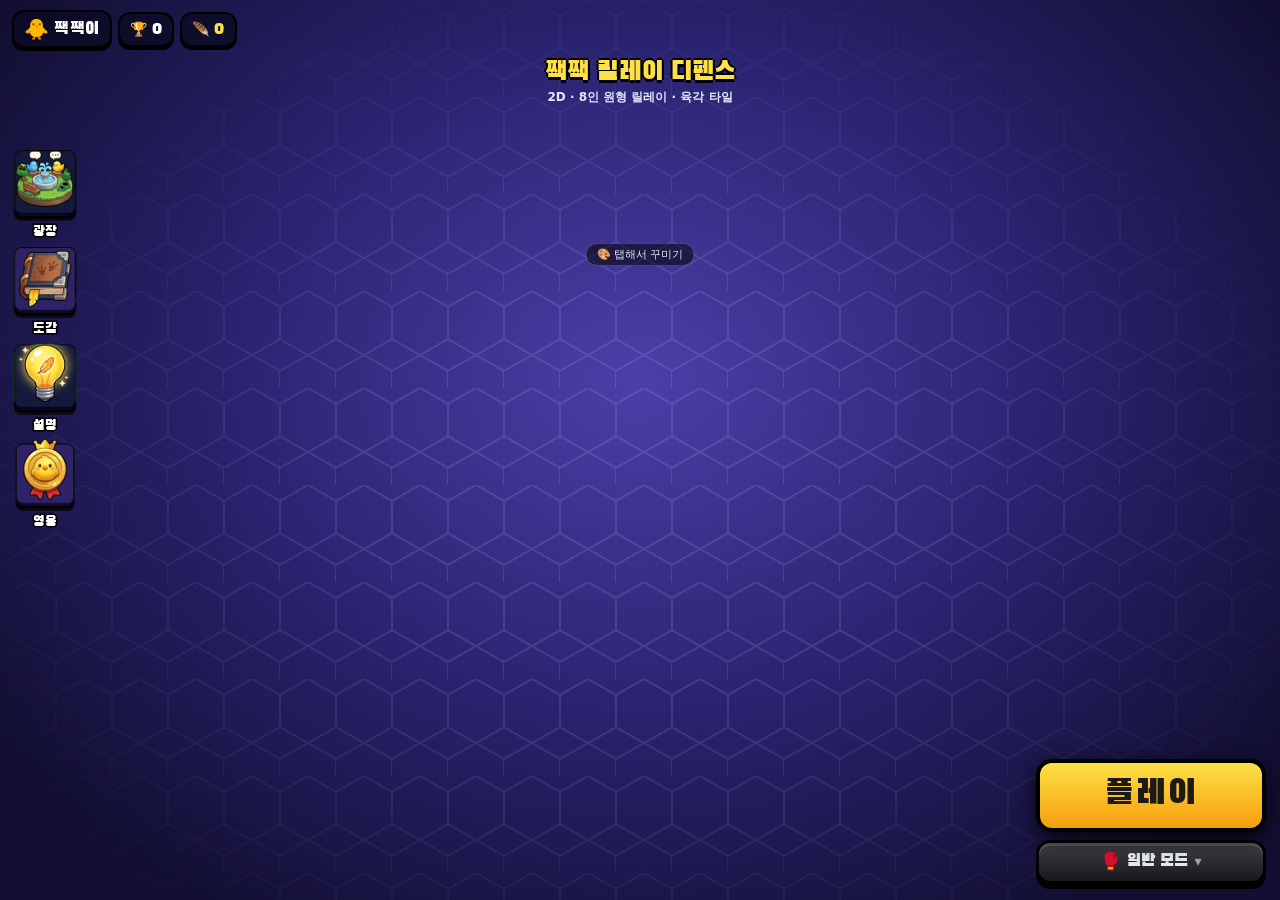
<file: 2d.html>
<!doctype html>
<html lang="ko">
<head>
<meta charset="utf-8">
<meta name="viewport" content="width=device-width, initial-scale=1, viewport-fit=cover">
<title>짹짹 릴레이 디펜스 2D</title>
<meta name="description" content="8명이 원형으로 이어 달리는 2D 육각 타워 디펜스! 웃긴 새 52종을 보내고 타워로 막아라. 설치 없이 바로 플레이.">
<meta name="theme-color" content="#2a2370">
<link rel="manifest" href="manifest-2d.webmanifest">
<link rel="icon" type="image/png" href="icons/icon-192.png">
<link rel="apple-touch-icon" href="icons/icon-192.png">
<meta name="mobile-web-app-capable" content="yes">
<meta name="apple-mobile-web-app-capable" content="yes">
<meta name="apple-mobile-web-app-title" content="짹짹 디펜스">
<meta property="og:type" content="website">
<meta property="og:site_name" content="짹짹 릴레이 디펜스">
<meta property="og:title" content="짹짹 릴레이 디펜스 🐦">
<meta property="og:description" content="8명이 원형으로 이어 달리는 2D 육각 타워 디펜스! 웃긴 새 52종을 보내고 타워로 막아라. 설치 없이 바로 플레이.">
<meta property="og:image" content="https://raw.githubusercontent.com/DDarkZi/jjak-relay-defense/main/og.jpg">
<meta property="og:image:width" content="1200">
<meta property="og:image:height" content="630">
<meta property="og:image:alt" content="짹짹 릴레이 디펜스 - 타조, 펭귄 삼형제, 칠면조 등 웃긴 새들">
<meta property="og:locale" content="ko_KR">
<meta name="twitter:card" content="summary_large_image">
<link rel="preconnect" href="https://fonts.googleapis.com"><link rel="preconnect" href="https://fonts.gstatic.com" crossorigin><link rel="stylesheet" href="https://fonts.googleapis.com/css2?family=Black+Han+Sans&family=Jua&display=swap">
<link rel="stylesheet" href="css/style.css">
</head>
<body>
<div id="title" class="scr lobby" style="display:flex">
<div class="ltop"><button id="lhero" class="lchip"><i id="lhic">🐥</i><b id="lnick">짹짹이</b></button><span class="lchip">🏆 <b id="lwin">0</b></span><span class="lchip gold">🪶 <b id="fc">0</b></span></div>
<div class="llogo">짹짹 릴레이 디펜스<small>2D · 8인 원형 릴레이 · 육각 타일</small></div>
<div class="lstage" id="lstage"><div class="lname" id="lname"></div><button class="lhint" id="lhint">🎨 탭해서 꾸미기</button></div>
<div class="lmenu">
 <button id="plz"><i><img src="assets/ui/menu/plz.png" alt="" onerror="this.replaceWith(document.createTextNode('🏞'))"></i><b>광장</b></button>
 <button id="dxo"><i><img src="assets/ui/menu/dxo.png" alt="" onerror="this.replaceWith(document.createTextNode('📖'))"></i><b>도감</b></button>
 <button id="tipo"><i><img src="assets/ui/menu/tipo.png" alt="" onerror="this.replaceWith(document.createTextNode('💡'))"></i><b>설명</b></button>
 <button id="heroo"><i><img src="assets/ui/menu/heroo.png" alt="" onerror="this.replaceWith(document.createTextNode('🎨'))"></i><b>영웅</b></button>
</div>
<div class="lbot"><p class="ltm" id="ltmsg"></p><button id="go" class="lplay">플레이</button><button id="modeb" class="lmode"><i>🥊</i><span id="lmodet">일반 모드</span><small>▾</small></button></div>
</div>
<div id="netm" class="ovl"><div class="mbox">
<div class="mhd">🌐 8인 온라인 대전</div>
<p class="m" style="text-align:center;margin:0">내 이름: <b id="nme"></b> · 빈자리는 AI가 채워요 (베타)</p>
<div id="netA" class="card"><button class="lplay mok" id="nmk" style="width:100%">🏠 방 만들기</button>
<div class="hrow" style="margin-top:10px"><input id="ncode" maxlength="5" placeholder="방 코드 5자리" autocomplete="off" style="text-transform:uppercase"><button id="njoin">🚪 참가</button></div>
<p class="m">같은 방 코드를 넣은 친구끼리 최대 8명이 함께 해요. 방장 휴대폰이 게임을 계산하니 방장은 화면을 켜 두세요.</p></div>
<div id="netR" class="card" style="display:none"><div class="nrow"><b>방 코드 <span id="ncd" class="ncd"></span></b><button id="ncopy">📨 초대하기</button></div>
<div id="nsl" class="nsl"></div><p class="tmsg" id="nst" style="color:#fde68a"></p><button class="lplay mok" id="ngo" style="width:100%;display:none">▶ 게임 시작</button></div>
<button id="nx" style="align-self:center">✕ 나가기</button>
</div></div>
<div id="modem" class="ovl"><div class="mbox">
<div class="mhd">모드 선택</div>
<div class="card"><b>난이도</b><div class="row" id="dif"></div><p class="m" id="dd"></p></div>
<div class="mode" id="mode">
 <button data-m="normal" class="mcard mn"><div class="mban"><span>🐥</span><em>⚡</em><span>🐦</span></div><b>일반 모드</b><small>종족 없이 8인 릴레이 대결 · 승리하면 🪶</small></button>
 <button data-m="race" class="mcard mr"><div class="mban"><span>🏰</span><span>🦅</span><span>🌙</span></div><b>종족 모드</b><small></small></button>
 <button class="mcard mo" id="netb"><div class="mban"><span>👥</span><em>8</em><span>🌐</span></div><b>8인 온라인 대전</b><i class="soon">베타</i><small>유저 8명이 모여 실시간 릴레이 대결</small></button>
</div>
<p class="m" id="md" style="line-height:1.5"></p>
<p class="tmsg" id="tmsg"></p>
<div class="card" id="rcard" style="display:none"><b>종족 선택</b><div id="rc" class="rc"></div><p class="m" id="rd" style="line-height:1.6"></p></div>
<button class="lplay mok" id="modex">✓ 선택 완료</button>
</div></div>
<div id="herom" class="ovl"><div class="mbox hbox">
<div class="mhd">🎨 내 영웅 꾸미기</div>
<div class="hpv" id="hpv"></div>
<div class="hrow"><input id="hname" maxlength="10" placeholder="닉네임 (10자)"><button id="hrand">🎲 랜덤</button></div>
<div class="htab" id="htab"><button data-h="sp" class="on">🐦 새</button><button data-h="col">🎨 색</button><button data-h="hat">🎩 모자</button><button data-h="face">😎 얼굴</button></div>
<div class="hopt" id="hopt"></div>
<button class="lplay mok" id="herox">✓ 저장하고 닫기</button>
</div></div>
<div id="plaza" class="ovl pz">
<div class="pzh"><b>🏞 짹짹 광장</b><span id="pzn" class="m"></span><button id="pzx">✕ 나가기</button></div>
<div class="plv" id="plv"><div id="plo" class="plo"></div><div id="plog" class="plog"></div></div>
<div class="pemo" id="pemo"></div>
<div class="pchat"><input id="pin" maxlength="40" placeholder="대화를 입력하세요."><button id="psend">▶</button></div>
</div>
<div id="game" class="scr">
<header><span>⏱ <b id="tm">00:00</b> <span id="al" class="m"></span></span><span><button id="snd">🔊</button> <button id="dxb">📖</button> <button id="spx" style="display:none" title="관전 나가기">🚪</button> <button id="pz">⏸</button> <button id="sp">1x</button></span></header>
<main><div id="cv"></div><div id="sb" class="ban"></div><div id="tip" class="tip"></div><div id="toast"></div><div id="cdn"></div><div id="lane" class="lane" style="display:none"><div id="lanet" class="lt"></div><canvas id="lanec" width="192" height="360"></canvas><div id="lanes" class="ls"></div></div>
<div class="side"><canvas id="mm" width="164" height="164"></canvas><div class="st"><span>❤️</span><b id="lf"></b></div><div class="st"><span>🎯</span><b id="dm"></b></div><button id="skb" class="skb off"></button></div></main>
<footer><div class="bar"><span>💰 <b id="gd" style="color:#fde047;font-size:15px"></b></span><span style="color:#38bdf8">🛣 <b id="pl"></b></span><span style="color:#f87171">🛡 <b id="df"></b>%</span><span style="color:#34d399">인컴 +<b id="ic"></b> <small id="it" style="color:#38bdf8"></small></span></div>
<div id="ib"></div>
<div class="tabs"><button id="t1" class="on">🏹 타워</button><button id="t2">🪶 유닛 전송 (35)</button></div>
<div class="sh" id="shB" style="display:grid"></div><div class="sh" id="shU"></div></footer></div>
<div id="tipm" class="dexm"><div class="dexh"><b>💡 게임 설명 · 팁</b><button id="tipx">✕ 닫기</button></div><div class="tipb"><div class="card"><b style="font-size:17px">📌 기본 설명</b><ul class="bs"><li>🎲 유닛을 보내면 상대 진영 입구 7칸 중 랜덤 1곳에서 출발하고, 보낼 때마다 4초마다 받는 인컴이 영구 증가해요.</li><li>🔮 속성 5종 중 2개를 골라요. 첫 속성은 무료, 두 번째는 300G이고 조합마다 전용 타워와 새가 열려요.</li><li>⏰ 7분부터 탈출한 새의 피해가 2배, 9분부터 3배가 돼요.</li><li>👀 도감 확인과 상대 정찰이 중요해요. 미니맵을 눌러 다른 진영을 보세요.</li></ul></div><div class="card"><b style="font-size:17px">🏹 타워 성격</b><ul class="bs"><li>⚡ <b>연사형</b>(공격 간격 0.8초 이하): 계속 쏠수록 공속이 최대 +50%까지 빨라지고, 적이 없으면 천천히 식어요.</li><li>💥 <b>강타형</b>(1.5초 이상): 3번째 공격마다 치명타 ×2, 맞은 새의 최대 체력 3%를 추가로 깎아요. 덩치 큰 새 담당!</li><li>☠️ <b>독</b>: 맞을 때마다 독이 최대 5중첩. 광역 독 타워는 초록 독연기를 2.5초 남겨 지나가는 새에게 계속 독을 묻혀요.</li><li>🔥 <b>화상</b>: 중첩은 없지만 강하고, 불탄 채 쓰러지면 옆 새에게 불이 옮겨붙어요.</li><li>💰 강화 비용이 레벨마다 가파르게 올라요(1→2: 105%, 2→3: 252%, 3→4: 441%). 무작정 강화보다 배치가 중요해요.</li></ul></div>
<h3>🪶 모드 · 깃털 코인</h3><ul class="bs"><li>🐥 <b>일반 모드</b>: 종족 없이 모든 새·타워를 공용으로 써요.</li><li>🪶 <b>승리하면 깃털 코인</b>을 얻어요. 난이도가 높을수록 많이 줘요.</li><li>🏰 코인을 모으면 <b>종족 모드</b>를 해금하고 종족 1개를 무료로 고를 수 있어요. 이후 종족은 코인으로 하나씩 해금해요.</li></ul>
<h3>📌 게임 규칙 전체</h3><ul class="bs"><li>🏰 시작 전에 <b>종족</b>을 골라요. 종족마다 전용 타워 2종, 전용 새 2종, 고유 특성이 달라요. 상대 AI도 각자 다른 종족으로 나와요.</li><li>🎲 유닛을 보내면 상대 진영 입구 7칸 중 랜덤 1곳에서 출발해요.</li><li>💰 유닛을 보낼 때마다 4초마다 받는 인컴이 영구 증가해요.</li><li>⬡ 타일이 육각형이라 유닛이 6방향으로 길을 찾아요.</li><li>🔮 속성 5종(화염·빙결·뇌전·폭풍·독) 중 2개를 골라요. 첫 속성은 무료, 두 번째는 300G예요.</li><li>✨ 두 속성의 조합마다 전용 타워와 새가 열려요 (10가지 조합).</li><li>🌟 속성 2개를 고르면 조합 스킬을 1500G에 해금할 수 있어요 (미니맵 위 버튼).</li><li>⏰ 7분부터 탈출한 새의 피해가 2배, 9분부터 3배가 돼요.</li><li>📖 <b>도감 확인은 필수예요!</b> 새·타워의 숨은 능력, 속성 조합, 수상한 알의 비밀까지 도감에서 확인하세요.</li><li>👀 <b>상대 정찰도 중요한 전략이에요.</b> 미니맵을 눌러 다른 진영의 미로와 타워를 보고, 잘 뚫릴 새를 골라 보내세요.</li><li>🚫 첫 줄·마지막 줄에는 건설할 수 없고, 길을 완전히 막을 수 없어요.</li><li>🎯 적을 처치하면 유닛 가격의 10%를 보상으로 받아요.</li></ul>
<h3>🛠 업데이트 내역</h3><details class="card" open><summary><b>🛠 패치 노트</b> <small class="m">(눌러서 펼치기)</small></summary><ul><li><b>v11.1</b> 🧩 난이도별 AI 미로: 🐓숙련 = 넓은 가로 뱀(길 ×1.9) · 🦅어려움 = 넓은 세로 뱀·대각선 뱀·빗살 중 하나(×2.2~2.6) · 🔥헬 = 가로 뱀·홀수 줄 가로 뱀·혼합·세로 뱀 중 하나(×2.5~3.0). 미로는 AI마다 좌우가 달라요. 헬 AI는 미로에 방해되면 가운데 알 타워도 철거해요. 미니맵으로 상대 미로를 정찰해 보세요!</li><li><b>v11.0</b> 🐍 <b>어려움·헬 AI가 뱀 모양 미로</b>를 짜요: 가로 줄을 한 줄 걸러 쌓고 끝 칸을 번갈아 비워 새가 좌우로 왕복하게 만들어요(AI마다 방향이 달라요). 시뮬레이션에서 이 방식은 우승 확률이 일반 AI의 약 2.7배(34%)였어요. 공중 새와 황새로 뚫어 보세요!</li><li><b>v10.9</b> 🎨 디자인 다듬기: 게임 화면(위쪽 바·골드 줄·탭·상점 버튼·정보 줄·옆 패널), 결과창, 도감·설명 화면을 로비와 같은 만화풍(굵은 테두리 + 그림자)으로 통일, 상점 글씨 키움. 📱 앱 아이콘(왕관 병아리)과 홈 화면에 설치하기(PWA) 지원</li><li><b>v10.8</b> 🌐 <b>8인 온라인 대전 (베타)</b>: 모드 선택 → 8인 온라인 대전 → 방 만들기로 5자리 방 코드와 초대 링크를 만들고, 친구는 코드를 넣거나 링크를 눌러 참가해요. 빈자리는 AI가 채워요. 방장 휴대폰이 게임을 계산하니 방장은 화면을 켜 두세요. (일반 모드만, 수상한 알 연구소는 방장만)</li><li><b>v10.7</b> 🐊 새 유닛 <b>악어 치과의사 악어새</b>(1600G · 타조 다음으로 튼튼): 악어를 타고 와요. 체력이 35% 아래로 떨어지면 악어가 화나서 1.6배 빨라져요(입을 쩍쩍 벌려요). 🧹 쓸데없는 몸 고리 정리: 종족 새 8종·백조·천둥새·불사조·태풍 독수리·오로라 덕후의 고리 삭제(팀 색 목걸이는 유지, 보호막은 체력바 색으로 표시)</li><li><b>v10.6</b> 🐣 부화 병아리 8종 새 모습: 둥근 병아리 몸 + 🐣 갓깬 삐약이(물음표) · 🍳 맥반석(구운 껍데기·양머리 수건) · 🍦 아이스(와플콘·소프트아이스크림) · 🔋 찌릿(정전기 머리) · 🎈 풍선(풍선 3개, 가운데는 팀 색) · 💨 방귀(기저귀·방귀 구름) · 🌟 황금(황금 껍데기·반짝이·동전) · 🦖 티라노(이빨·배 무늬)</li><li><b>v10.5</b> 🎭 새 이름·모습 변경: 🩰 <b>발레리나 지망생 타조</b>(튜튜·티아라·토슈즈) · 🎩 <b>알부자 회장닭</b>(실크햇·외알 안경·금목걸이) · 🛟 <b>피서 중인 튜브 오리</b>(튜브·선글라스·밀짚모자) · 🦜 <b>욕쟁이 앵무새</b>(날아가며 말풍선으로 세 마디!) · 🥁 <b>각설이 도도새</b>(새끼줄 머리띠·누더기·깡통·엿가위, 품바 춤) · 🥚 <b>펭귄알 소매치기</b>(남극 도둑갈매기, 펭귄알을 훔쳐 날아요)</li><li><b>v10.4</b> 👀 탈락해도 바로 끝나지 않아요: <b>관전하기</b>를 누르면 남은 AI들의 대결을 끝까지 볼 수 있어요(미니맵으로 진영 전환, 🚪 버튼으로 언제든 나가기). 탈락 화면에서 관전하기 · 다시 도전 · 나가기 중 선택</li><li><b>v10.3</b> 🎨 새 디자인 대개편: 나는 새 날개를 새 몸 색의 깃털 날개로(팀 색은 날개 끝), 땅 새는 몸 옆에 접힌 날개. 🪵 딱따구리(빨간 모자·끌 부리·쪼기 동작) · 💪 근육 타조(털 뭉치 몸·챔피언 벨트) · 🐧 펭귄 삼형제 · 🦤 도도 · 🦢 백조(S자 목) · 🦃 칠면조(중절모·부채 꼬리) · 🐥 병아리 · 🥚 수상한 알(줄무늬 양말 다리로 아장아장) 새 모양. 🦩 <b>육아휴직 황새</b>: 긴 다리로 타워를 넘어 직진. 종족 새 8종 별명 추가</li><li><b>v10.2</b> ✈️ 바람 속성 2단계 타워 교체: 강풍 선풍기 → <b>비눗방울 막대</b>(새를 방울에 가둬 1.4초 둥실 띄우고, 터질 때 2배 피해 · 갇힌 지상 새는 대공 타워에도 맞아요 · 넉백 면역 새는 안 갇혀요). 진화: 비눗방울 기계 → 비눗방울 대포 → 거품 목욕탕 대왕</li><li><b>v10.1</b> 🪶 일반 모드 + 종족 모드 통합: 시작 화면에서 모드 선택, 일반 모드 승리로 깃털 코인 획득 → 코인으로 종족 모드 해금(종족 1개 무료 선택) → 이후 종족은 코인으로 해금. 첫 화면 간소화(기본 설명 4줄 + 상세보기·팁)</li><li><b>v10.0</b> 🏰 종족전: 오리지널 새 종족 4종(🏰둥지 연합 · 🦅맹금 군단 · 🌙황혼 깃털단 · 🌿숲 지킴이), 종족별 고유 특성·전용 타워 8종·전용 새 8종, 종족 도감 탭, AI도 종족을 골라 싸워요</li><li><b>v9.11</b> 🎚️ 난이도 5단계(🐣쉬움 · 🐥일반 · 🐓숙련 신규 · 🦅어려움 · 🔥헬). 🧬 타워 진화: 강화 Lv.1~4마다 이름과 모양이 바뀌어요(예: 알까기 새총 → 새권총 → 새개틀링건). 도감에서 진화 단계 확인. 🎨 타워 33종 모양을 이름에 맞게 새로 디자인. 정보 패널 높이 고정(보드 흔들림 수정), 부엉이 CCTV는 감지 범위 표시</li><li><b>v9.10</b> 🎚️ 난이도 4단계, 길찾기 좌우 편향 수정, 도감·정찰 안내</li><li><b>v9.9</b> 🍤 과자 연속 5개, 📹 부엉이 CCTV(은신 감지)</li><li><b>v9.8</b> 🔗 참새 전봇대: 지상 ×0.8 · 공중 ×2.4 감전</li><li><b>v9.7</b> 🎯 내 새 추적 미니맵(오른쪽 위)</li><li><b>v9.6</b> 🍤 과자 뿌리개, 🔗 참새 전봇대, 🥅 잠자리채 그물포 공용 타워 3종</li><li><b>v9.5</b> 🏢 스튜디오 첫 스프린트: 🔊 효과음·칩튠 배경음악, 🎨 새 표정·맵 장식·파티클, 🥚 수상한 알 연구소(한 판 단위 해금), 🧪 QA 수정</li><li><b>v9.4</b> 📖 3페이지 카드 도감, 🎭 웃긴 이름과 개그 설명</li><li><b>v9.3</b> 메모리 누수·경제 폭주 수정, 맵 7×16, 넉백 쿨다운, 알 강화 표시, 조합 스킬 10종, 5초 카운트다운, 500판 밸런스(평균 8분 50초)</li><li><b>v9.2</b> 🐛 AI 미작동 버그 수정, 🔮 속성 2개 선택 + ✨ 조합 타워·새 10종, 상점 6칸</li><li><b>v9.1</b> 🔮 속성 테크 5종, 새 9종 추가(거위·까마귀·딱따구리·백조·공작·송골매·황제펭귄·알바트로스·천둥새), 📖 조류 도감</li><li><b>v9.0</b> ⬡ 육각 타일 맵(6방향 길찾기), 유닛 체력 2배 밸런스, AI 7명 시뮬레이션 100판 학습</li><li><b>v8.3</b> 보드 확대·미니맵 우하단 이동·하단 UI 가림 수정, AI 개성화(매 판 목표·건설 순서 변화, 수시 기분 전환, 위협 반응), 8분에 타이탄 6마리를 막는 방어력 목표(화면의 🛡 100% = 목표), 정찰 중 타워 상점을 누르면 내 화면으로 복귀</li><li><b>v8.2</b> 인컴 주기 4초·유닛 인컴 +40%, AI 시뮬레이션 미로 배치(경로 길이 계산), 내 경로 표시, 강화 버튼 개선, 관전 중 AI 성향 표시</li><li><b>v8.1</b> 유닛 16종·타워 9종 세부 3D 모델 (천둥: 테슬라 코일 / 바람: 회오리+풍차), 날갯짓·회전 애니메이션</li><li><b>v8.1</b> AI가 인컴이 목표보다 낮을수록 유닛을 더 자주 소환해요</li><li><b>v8.1</b> 매 판 내 자리가 1~8번 중 랜덤으로 배정돼요</li><li><b>v8.0</b> 7인 AI 성향 분리, 게임 시간 표시, 입구 8칸 경로 검증, 적 처치 보상</li></ul></details>
</div></div>
<div id="dexm" class="dexm"><div class="dexh"><b>📖 새들의 도감</b><button id="dexx">✕ 닫기</button></div><div class="dext" id="dext"><button data-p="u" class="on">🐦 조류</button><button data-p="t">🏹 타워</button><button data-p="c">✨ 조합</button><button data-p="r">🏰 종족</button></div><div id="dexb" class="dexb"></div></div><div id="end"><div><div id="eT" style="font-size:44px"></div><h2 id="eH" style="margin:6px 0"></h2><p id="eP" class="m"></p><div id="ew"></div>
<button class="big" id="spec" style="display:none;background:#2563eb;margin-bottom:10px">👀 관전하기</button><button class="big" id="again">다시 도전</button><br><br><button id="home" style="width:100%;padding:10px">🚪 나가기 (메인 화면)</button></div></div>
<script src="js/three-stub.js"></script>
<script src="js/game.js"></script>
<script src="js/r2d.js"></script>
<script src="js/net.js"></script>
<script>if('serviceWorker' in navigator&&/^https?:$/.test(location.protocol)&&!/[?&]net=local/.test(location.search))addEventListener('load',()=>navigator.serviceWorker.register('sw.js').catch(()=>{}));</script>

</body>
</html>
</file>
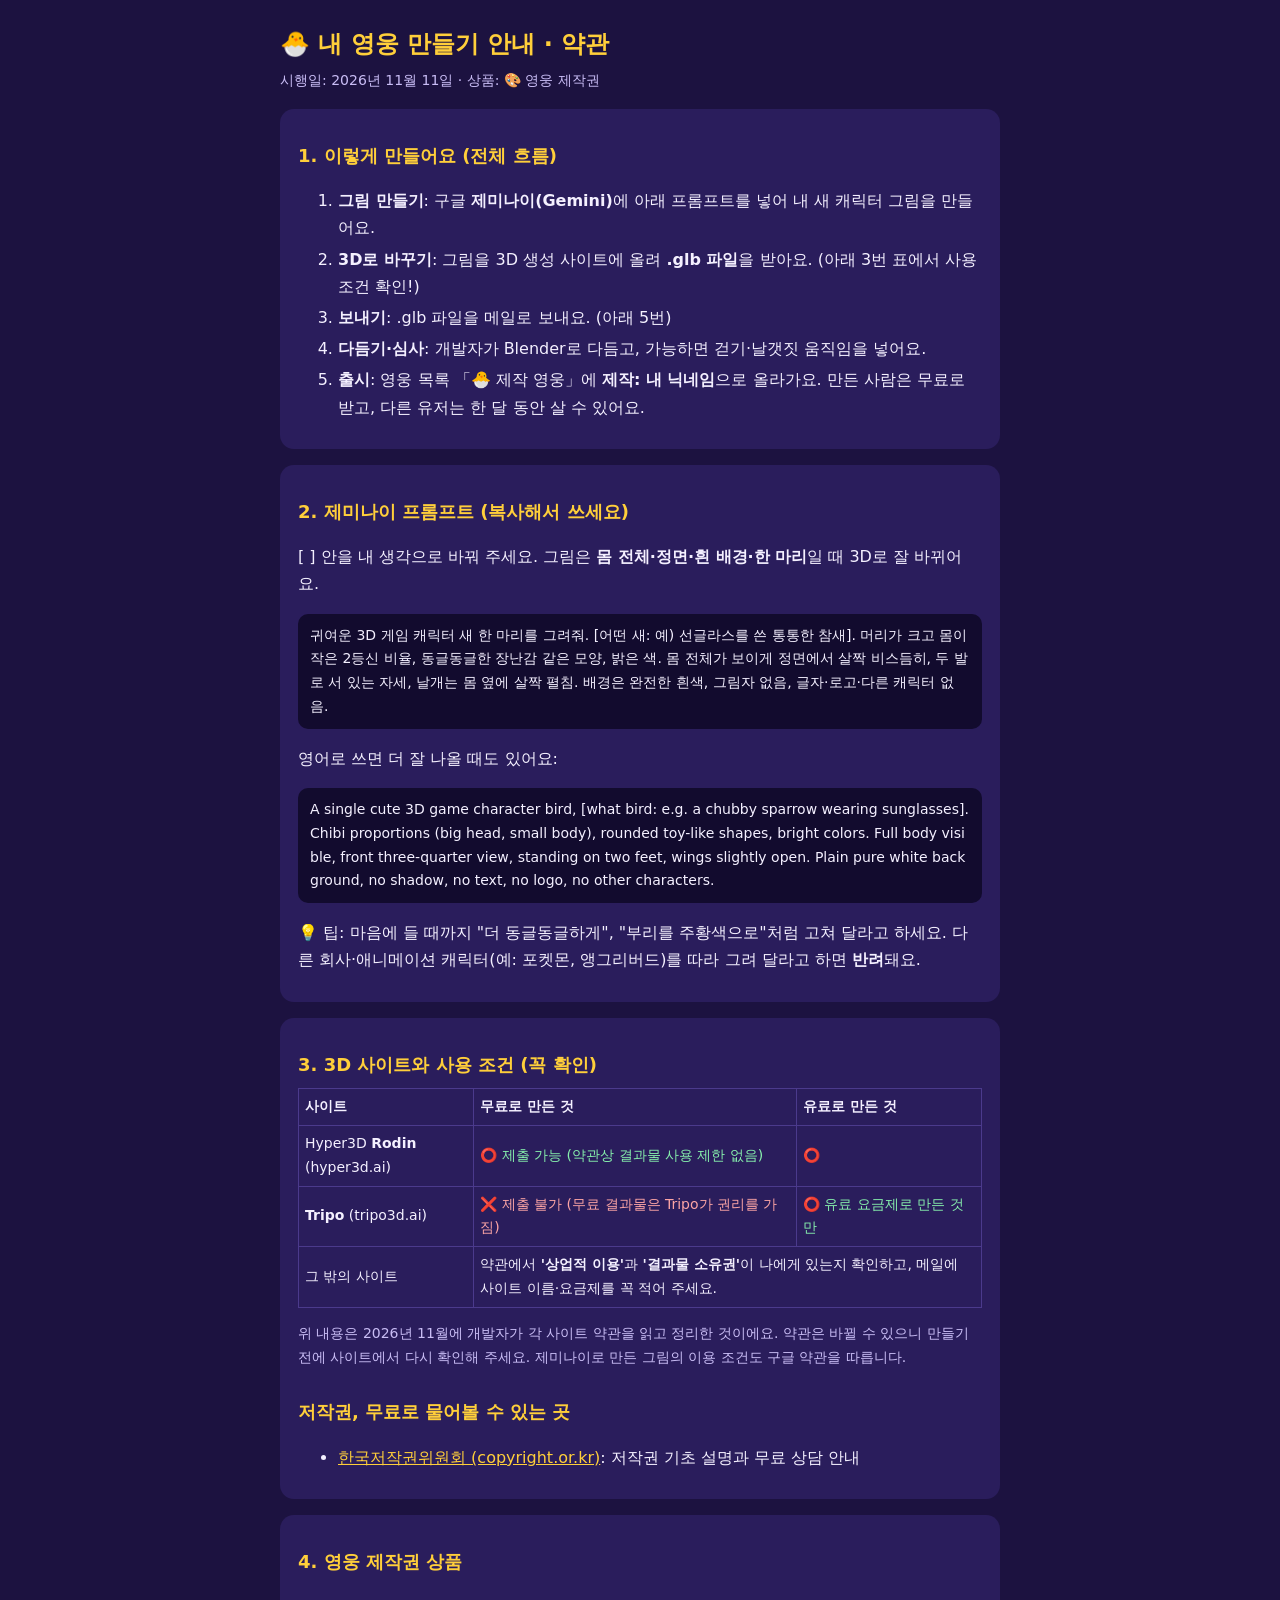
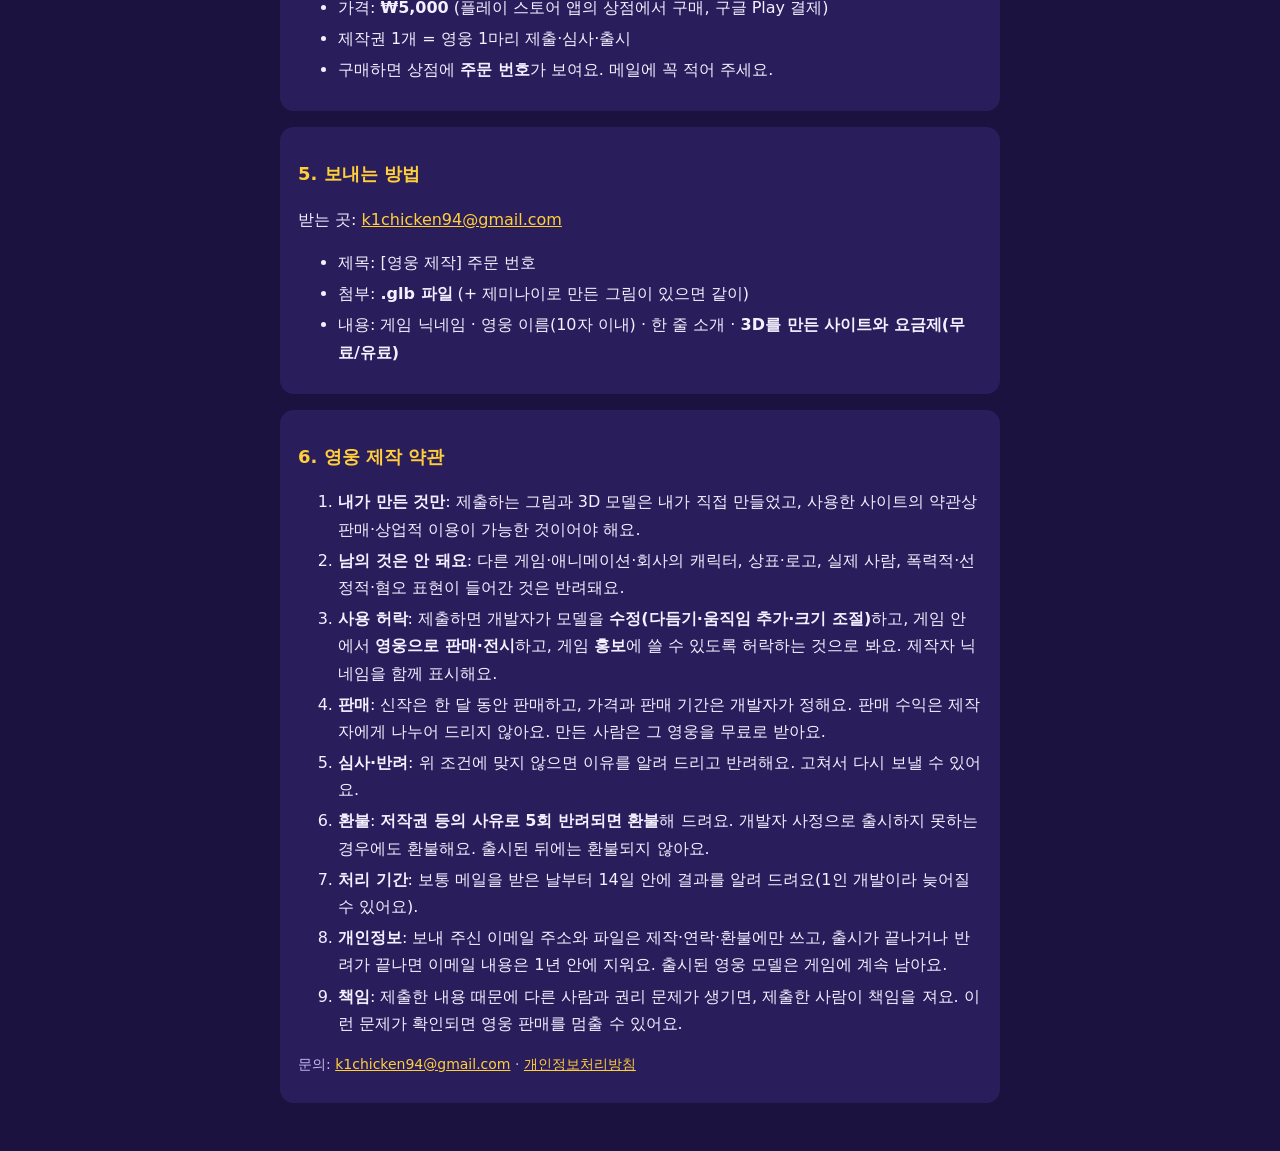
<file: hero_make.html>
<!doctype html>
<html lang="ko"><head><meta charset="utf-8"><meta name="viewport" content="width=device-width,initial-scale=1">
<title>영웅 제작 안내 · 약관 - 새떼 주의보: 짹짹 디펜스</title>
<style>
:root{--bg:#1c1240;--card:#2a1d5c;--tx:#f4f0ff;--sub:#c9bdf5;--ac:#ffcf3a}
body{margin:0;background:var(--bg);color:var(--tx);font:16px/1.7 system-ui,-apple-system,"Apple SD Gothic Neo","Malgun Gothic",sans-serif}
main{max-width:720px;margin:0 auto;padding:24px 16px 48px}
h1{color:var(--ac);font-size:24px;margin:0 0 4px}h2{font-size:18px;margin:28px 0 8px;color:var(--ac)}
.d{color:var(--sub);font-size:14px}section{background:var(--card);border-radius:14px;padding:4px 18px 12px;margin-top:16px}
a{color:var(--ac)}li{margin:4px 0}
.pr{background:#120b2e;border-radius:10px;padding:10px 12px;font-size:14px;white-space:pre-wrap;word-break:break-all}.ok{color:#86efac}.no{color:#fca5a5}table{border-collapse:collapse;width:100%;font-size:14px}td,th{border:1px solid #4b3a8c;padding:6px;text-align:left}</style>
</head><body><main>
<h1>🐣 내 영웅 만들기 안내 · 약관</h1>
<div class="d">시행일: 2026년 11월 11일 · 상품: 🎨 영웅 제작권</div>

<section id="guide">
<h2>1. 이렇게 만들어요 (전체 흐름)</h2>
<ol>
<li><b>그림 만들기</b>: 구글 <b>제미나이(Gemini)</b>에 아래 프롬프트를 넣어 내 새 캐릭터 그림을 만들어요.</li>
<li><b>3D로 바꾸기</b>: 그림을 3D 생성 사이트에 올려 <b>.glb 파일</b>을 받아요. (아래 3번 표에서 사용 조건 확인!)</li>
<li><b>보내기</b>: .glb 파일을 메일로 보내요. (아래 5번)</li>
<li><b>다듬기·심사</b>: 개발자가 Blender로 다듬고, 가능하면 걷기·날갯짓 움직임을 넣어요.</li>
<li><b>출시</b>: 영웅 목록 「🐣 제작 영웅」에 <b>제작: 내 닉네임</b>으로 올라가요. 만든 사람은 무료로 받고, 다른 유저는 한 달 동안 살 수 있어요.</li>
</ol>
</section>

<section>
<h2>2. 제미나이 프롬프트 (복사해서 쓰세요)</h2>
<p>[ ] 안을 내 생각으로 바꿔 주세요. 그림은 <b>몸 전체·정면·흰 배경·한 마리</b>일 때 3D로 잘 바뀌어요.</p>
<div class="pr">귀여운 3D 게임 캐릭터 새 한 마리를 그려줘. [어떤 새: 예) 선글라스를 쓴 통통한 참새]. 머리가 크고 몸이 작은 2등신 비율, 동글동글한 장난감 같은 모양, 밝은 색. 몸 전체가 보이게 정면에서 살짝 비스듬히, 두 발로 서 있는 자세, 날개는 몸 옆에 살짝 펼침. 배경은 완전한 흰색, 그림자 없음, 글자·로고·다른 캐릭터 없음.</div>
<p>영어로 쓰면 더 잘 나올 때도 있어요:</p>
<div class="pr">A single cute 3D game character bird, [what bird: e.g. a chubby sparrow wearing sunglasses]. Chibi proportions (big head, small body), rounded toy-like shapes, bright colors. Full body visible, front three-quarter view, standing on two feet, wings slightly open. Plain pure white background, no shadow, no text, no logo, no other characters.</div>
<p>💡 팁: 마음에 들 때까지 "더 동글동글하게", "부리를 주황색으로"처럼 고쳐 달라고 하세요. 다른 회사·애니메이션 캐릭터(예: 포켓몬, 앵그리버드)를 따라 그려 달라고 하면 <b>반려</b>돼요.</p>
</section>

<section>
<h2>3. 3D 사이트와 사용 조건 (꼭 확인)</h2>
<table><tr><th>사이트</th><th>무료로 만든 것</th><th>유료로 만든 것</th></tr>
<tr><td>Hyper3D <b>Rodin</b> (hyper3d.ai)</td><td class="ok">⭕ 제출 가능 (약관상 결과물 사용 제한 없음)</td><td class="ok">⭕</td></tr>
<tr><td><b>Tripo</b> (tripo3d.ai)</td><td class="no">❌ 제출 불가 (무료 결과물은 Tripo가 권리를 가짐)</td><td class="ok">⭕ 유료 요금제로 만든 것만</td></tr>
<tr><td>그 밖의 사이트</td><td colspan="2">약관에서 <b>'상업적 이용'</b>과 <b>'결과물 소유권'</b>이 나에게 있는지 확인하고, 메일에 사이트 이름·요금제를 꼭 적어 주세요.</td></tr></table>
<p class="d">위 내용은 2026년 11월에 개발자가 각 사이트 약관을 읽고 정리한 것이에요. 약관은 바뀔 수 있으니 만들기 전에 사이트에서 다시 확인해 주세요. 제미나이로 만든 그림의 이용 조건도 구글 약관을 따릅니다.</p>
<h2>저작권, 무료로 물어볼 수 있는 곳</h2>
<ul><li><a href="https://www.copyright.or.kr" target="_blank" rel="noopener">한국저작권위원회 (copyright.or.kr)</a>: 저작권 기초 설명과 무료 상담 안내</li></ul>
</section>

<section>
<h2>4. 영웅 제작권 상품</h2>
<ul>
<li>가격: <b>₩5,000</b> (플레이 스토어 앱의 상점에서 구매, 구글 Play 결제)</li>
<li>제작권 1개 = 영웅 1마리 제출·심사·출시</li>
<li>구매하면 상점에 <b>주문 번호</b>가 보여요. 메일에 꼭 적어 주세요.</li>
</ul>
</section>

<section>
<h2>5. 보내는 방법</h2>
<p>받는 곳: <a href="mailto:k1chicken94@gmail.com">k1chicken94@gmail.com</a></p>
<ul><li>제목: [영웅 제작] 주문 번호</li>
<li>첨부: <b>.glb 파일</b> (+ 제미나이로 만든 그림이 있으면 같이)</li>
<li>내용: 게임 닉네임 · 영웅 이름(10자 이내) · 한 줄 소개 · <b>3D를 만든 사이트와 요금제(무료/유료)</b></li></ul>
</section>

<section id="terms">
<h2>6. 영웅 제작 약관</h2>
<ol>
<li><b>내가 만든 것만</b>: 제출하는 그림과 3D 모델은 내가 직접 만들었고, 사용한 사이트의 약관상 판매·상업적 이용이 가능한 것이어야 해요.</li>
<li><b>남의 것은 안 돼요</b>: 다른 게임·애니메이션·회사의 캐릭터, 상표·로고, 실제 사람, 폭력적·선정적·혐오 표현이 들어간 것은 반려돼요.</li>
<li><b>사용 허락</b>: 제출하면 개발자가 모델을 <b>수정(다듬기·움직임 추가·크기 조절)</b>하고, 게임 안에서 <b>영웅으로 판매·전시</b>하고, 게임 <b>홍보</b>에 쓸 수 있도록 허락하는 것으로 봐요. 제작자 닉네임을 함께 표시해요.</li>
<li><b>판매</b>: 신작은 한 달 동안 판매하고, 가격과 판매 기간은 개발자가 정해요. 판매 수익은 제작자에게 나누어 드리지 않아요. 만든 사람은 그 영웅을 무료로 받아요.</li>
<li><b>심사·반려</b>: 위 조건에 맞지 않으면 이유를 알려 드리고 반려해요. 고쳐서 다시 보낼 수 있어요.</li>
<li><b>환불</b>: <b>저작권 등의 사유로 5회 반려되면 환불</b>해 드려요. 개발자 사정으로 출시하지 못하는 경우에도 환불해요. 출시된 뒤에는 환불되지 않아요.</li>
<li><b>처리 기간</b>: 보통 메일을 받은 날부터 14일 안에 결과를 알려 드려요(1인 개발이라 늦어질 수 있어요).</li>
<li><b>개인정보</b>: 보내 주신 이메일 주소와 파일은 제작·연락·환불에만 쓰고, 출시가 끝나거나 반려가 끝나면 이메일 내용은 1년 안에 지워요. 출시된 영웅 모델은 게임에 계속 남아요.</li>
<li><b>책임</b>: 제출한 내용 때문에 다른 사람과 권리 문제가 생기면, 제출한 사람이 책임을 져요. 이런 문제가 확인되면 영웅 판매를 멈출 수 있어요.</li>
</ol>
<p class="d">문의: <a href="mailto:k1chicken94@gmail.com">k1chicken94@gmail.com</a> · <a href="privacy.html">개인정보처리방침</a></p>
</section>
</main></body></html>
</file>
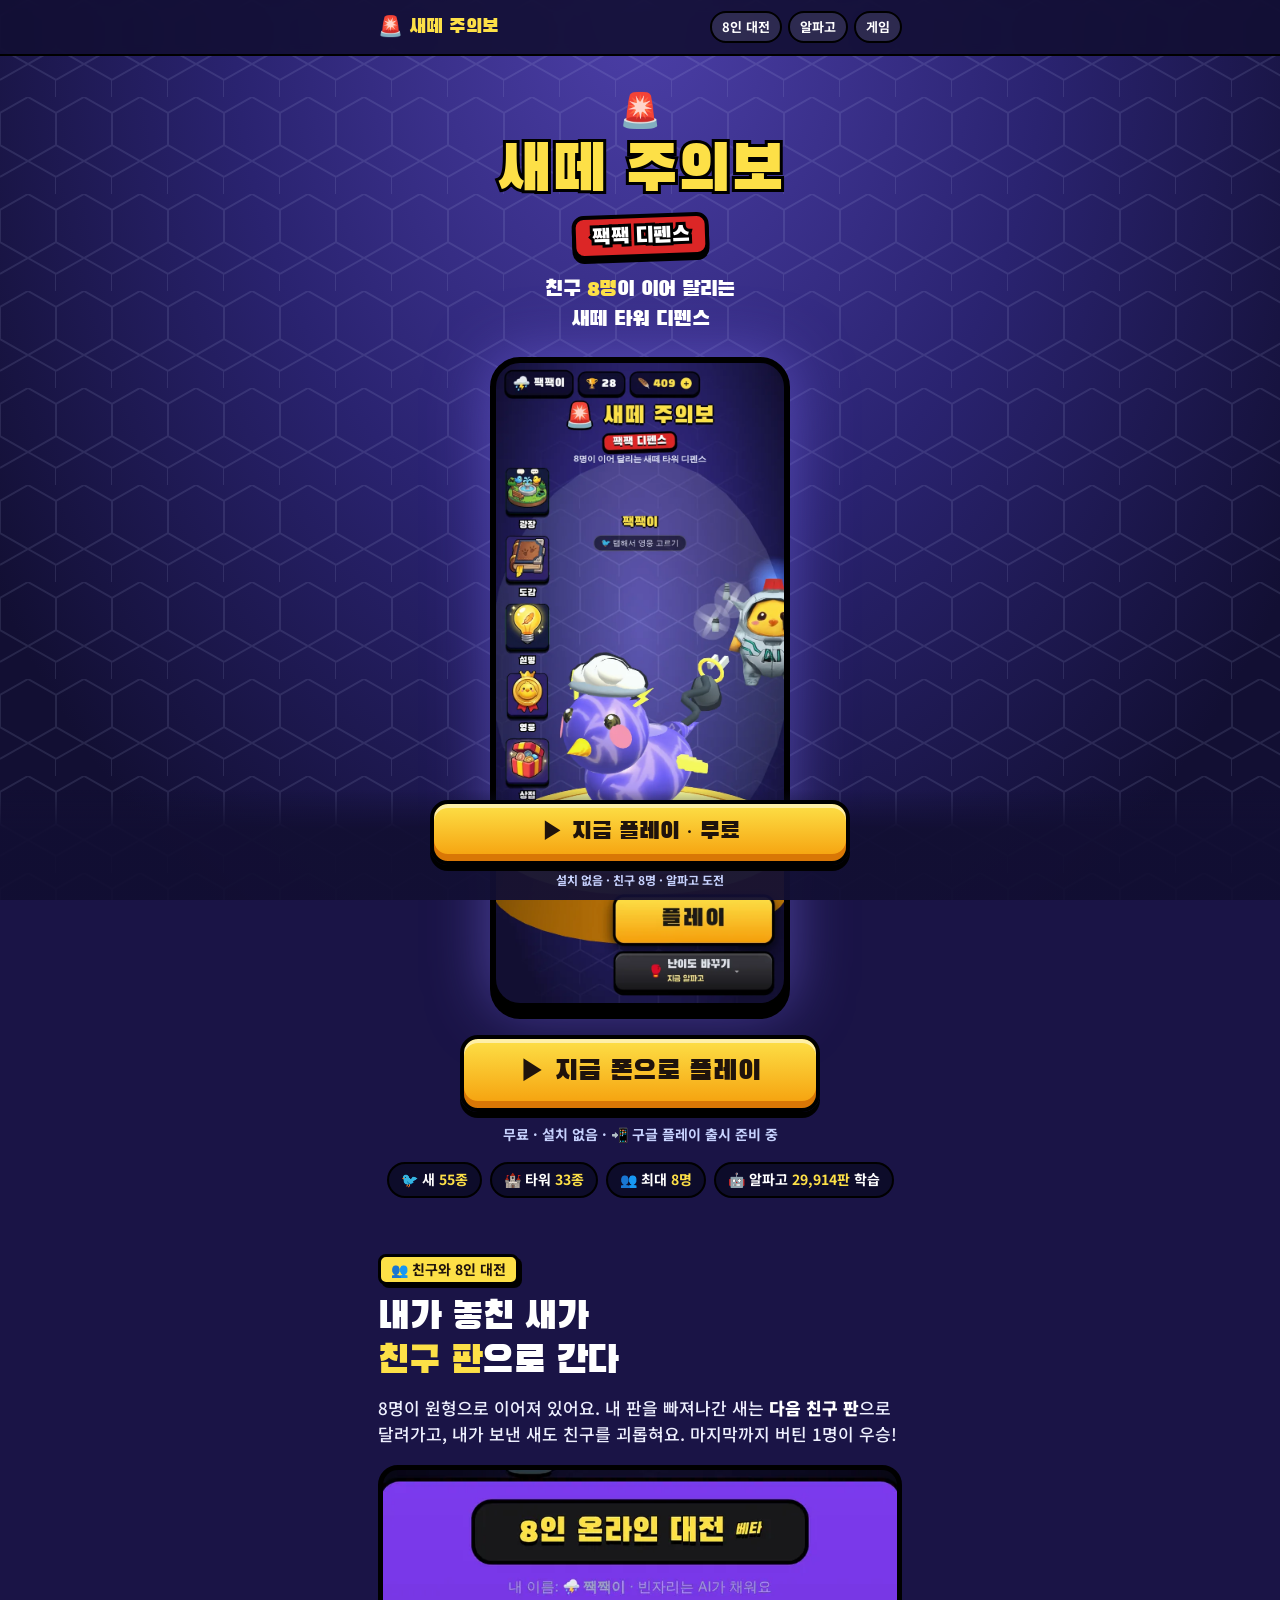
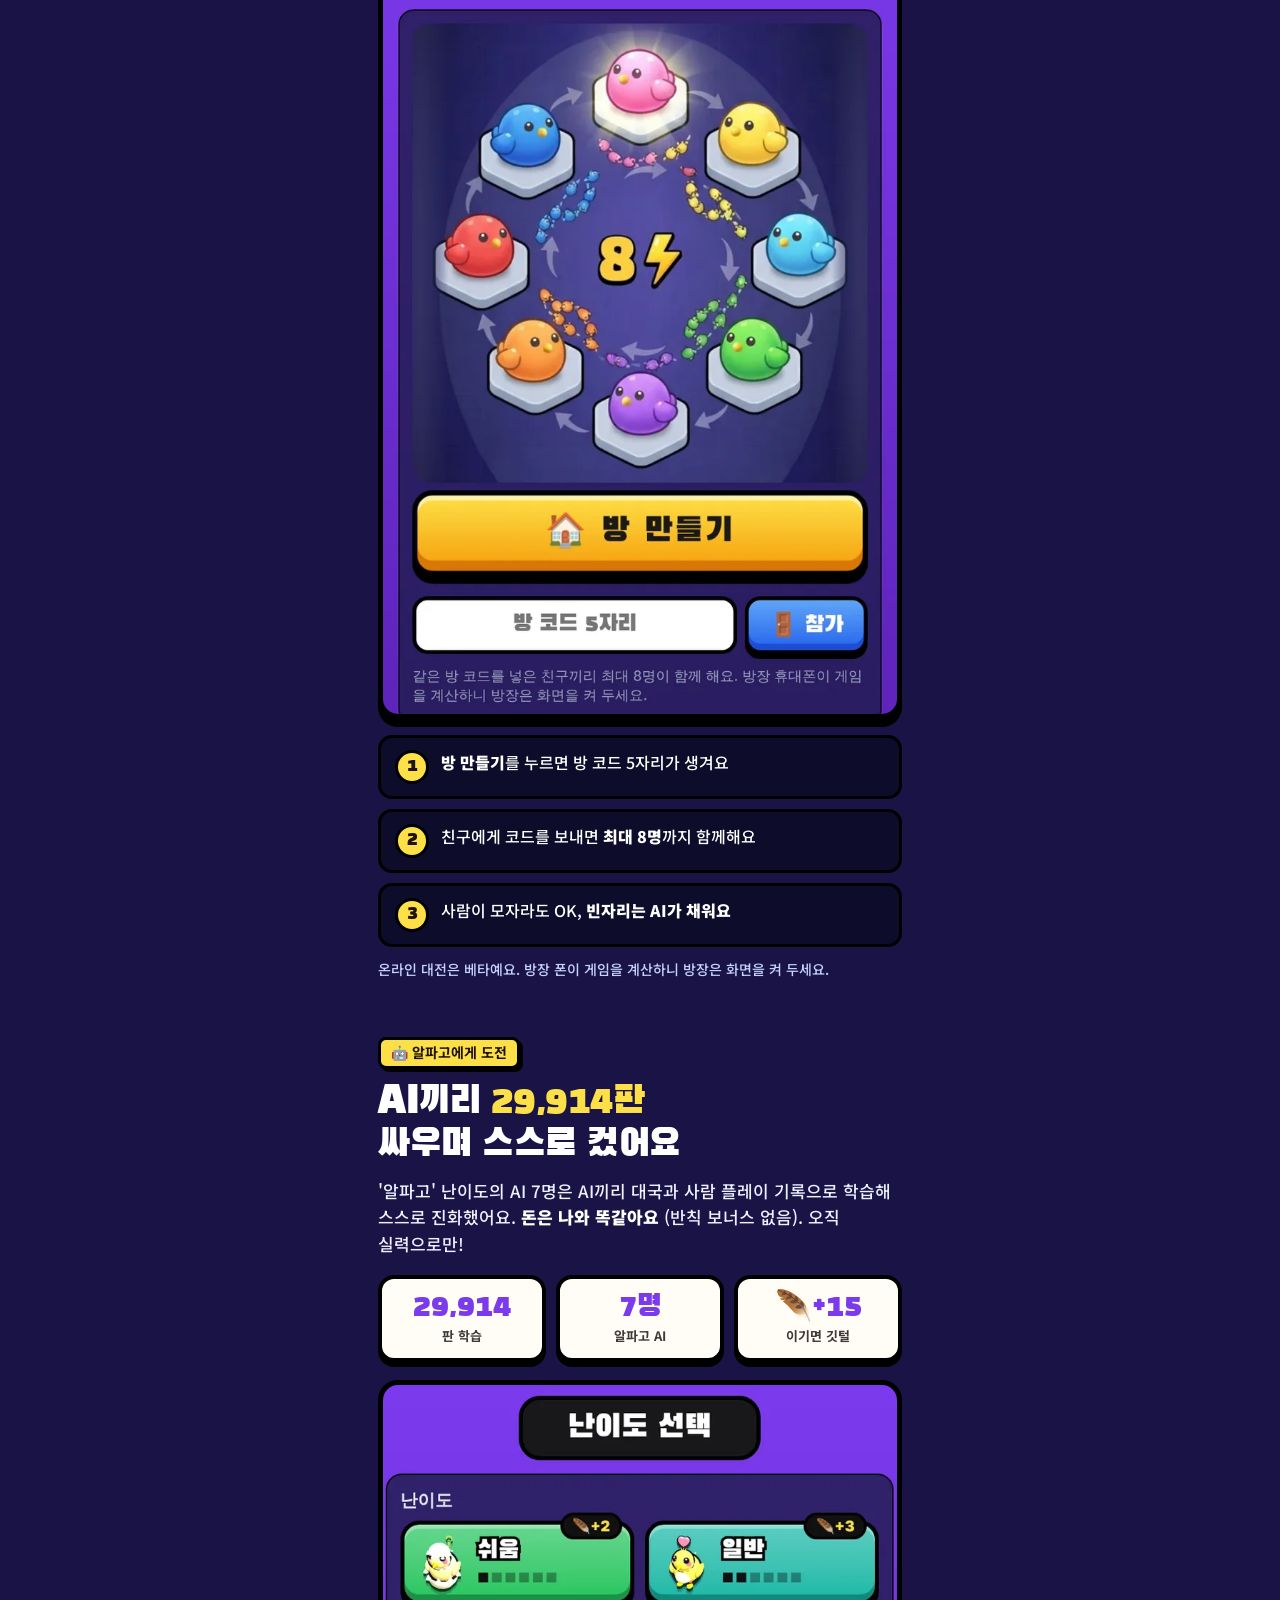
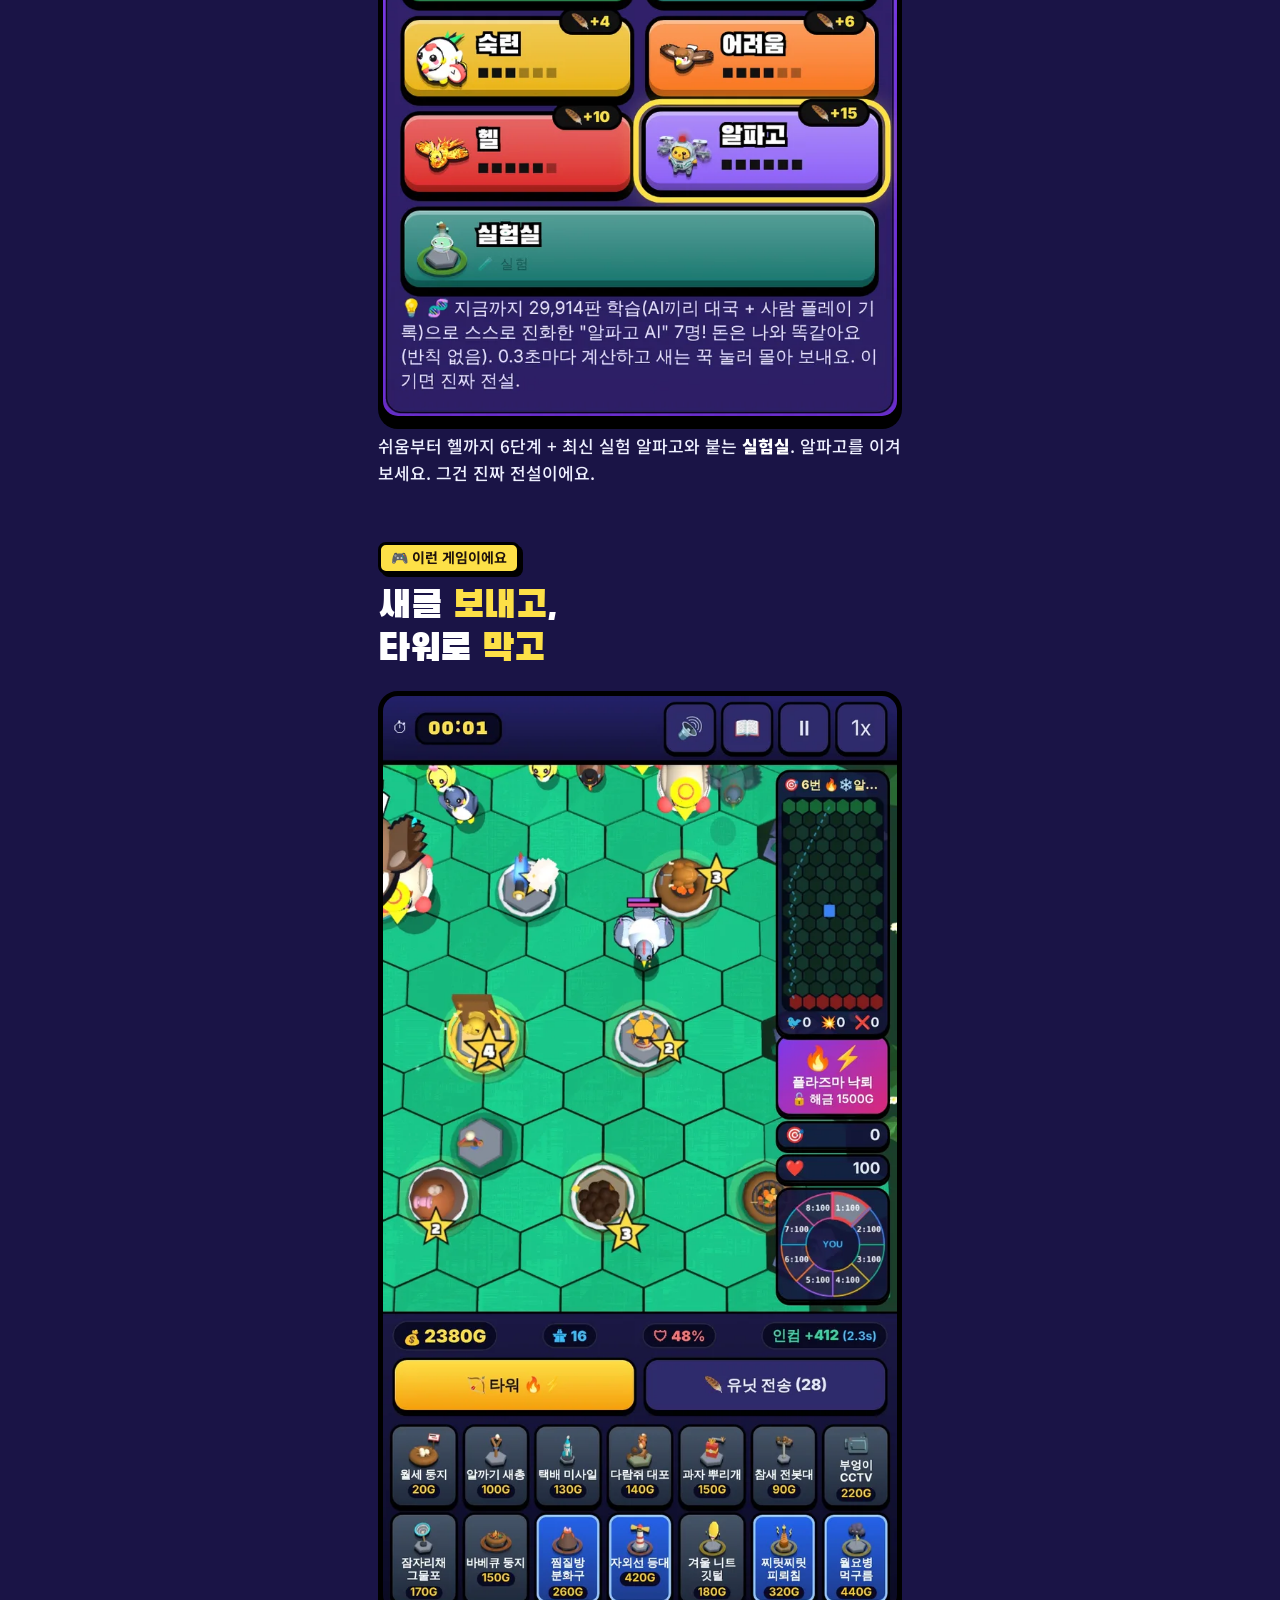
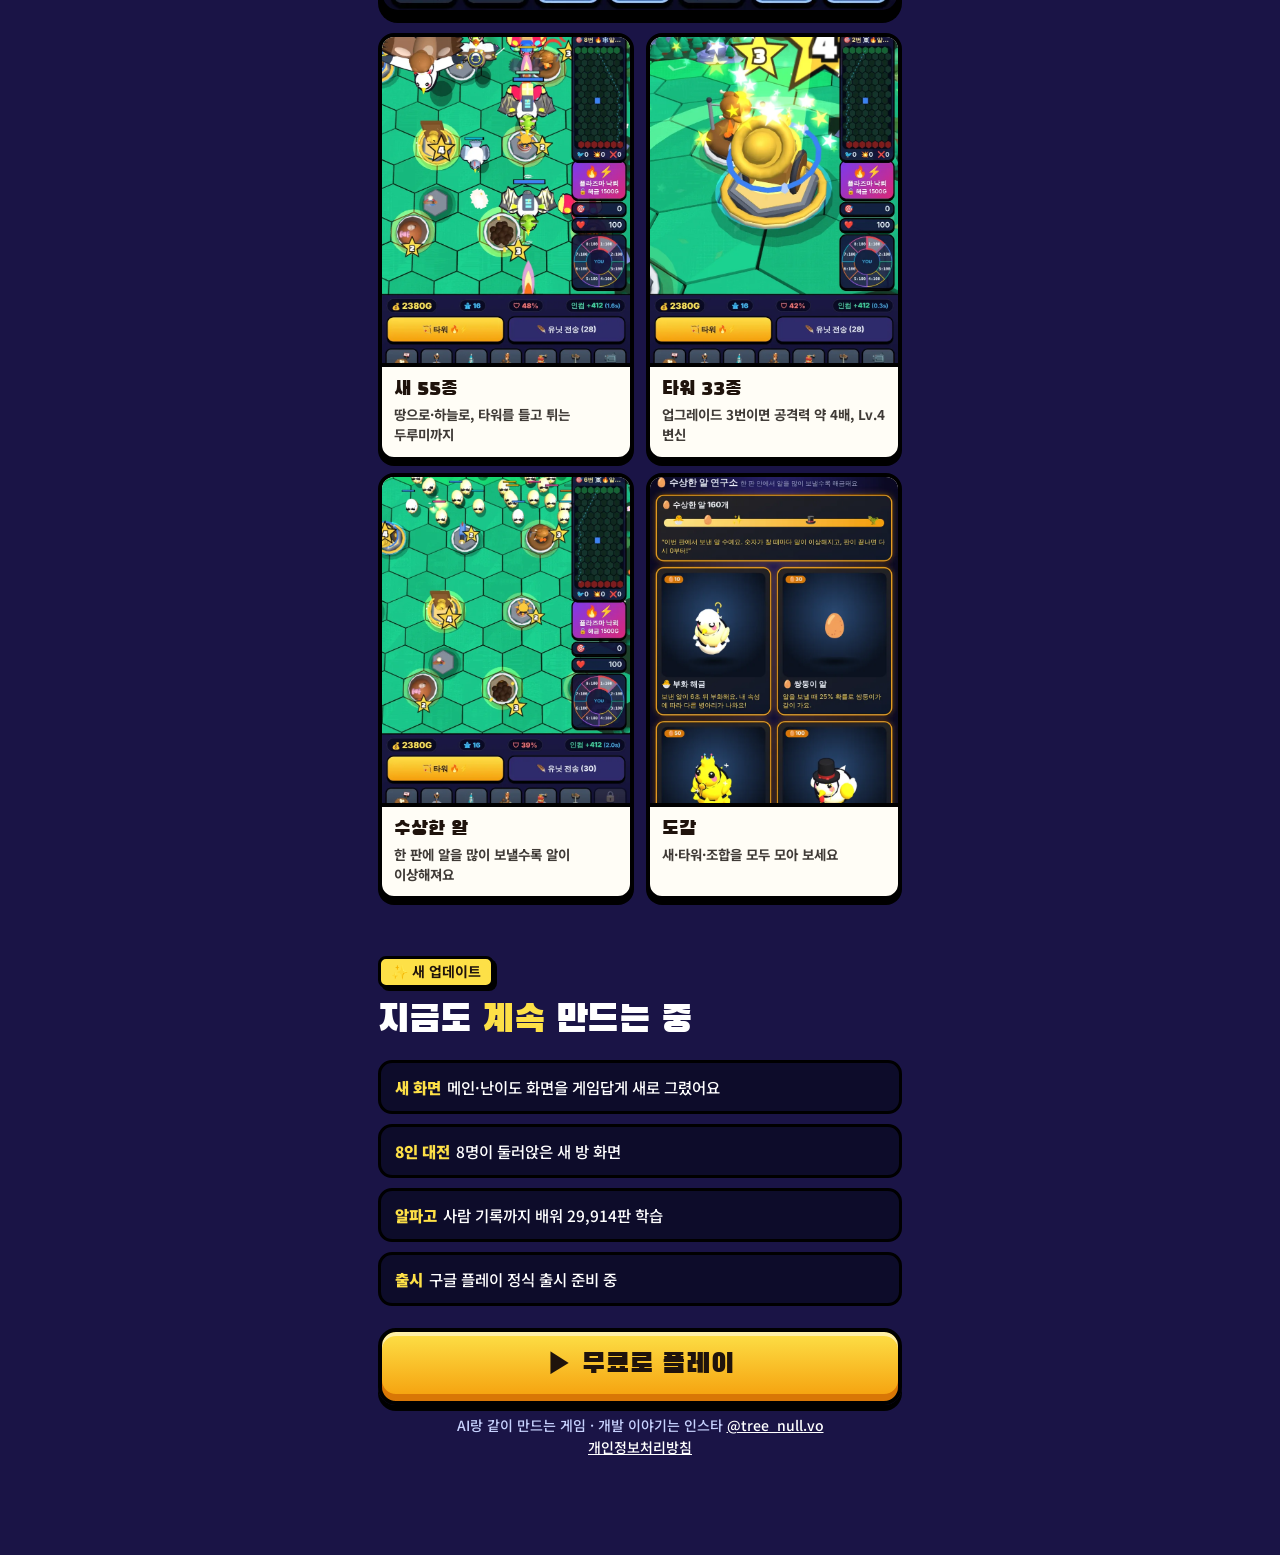
<file: intro.html>
<!doctype html>
<html lang="ko"><head>
<meta charset="utf-8">
<meta name="viewport" content="width=device-width,initial-scale=1,viewport-fit=cover">
<title>새떼 주의보: 짹짹 디펜스 — 친구 8명이 이어 달리는 새떼 타워 디펜스</title>
<meta name="description" content="친구 8명이 원형으로 이어 달리는 3D 새떼 타워 디펜스. 29,914판을 스스로 학습한 알파고 AI에게 도전해 보세요. 설치 없이 폰으로 바로 플레이, 구글 플레이 출시 준비 중.">
<meta property="og:title" content="새떼 주의보: 짹짹 디펜스">
<meta property="og:description" content="친구 8명이 이어 달리는 새떼 타워 디펜스 · 알파고 AI에게 도전">
<meta property="og:image" content="assets/intro/main.webp">
<link rel="icon" type="image/png" href="icons/icon-192.png">
<link rel="stylesheet" href="https://fonts.googleapis.com/css2?family=Black+Han+Sans&family=Noto+Sans+KR:wght@500;700;900&display=swap">
<!-- 🎮 게임 소개 페이지 (2026-11-27 사용자 "우리도 소개페이지와 홍보방식 따라하기" · 백귀먹행 소개 페이지 구성 참고: 첫 화면 한 줄+버튼 · 아래 고정 버튼 · 새 업데이트 카드 · 칸마다 큰 그림)
     강조(사용자): 친구 8명 대결 · 알파고. 숫자는 게임 코드 그대로(DIFF.A 29,914판, COIN_WIN A 15, 새 55·타워 33, 방 코드 5자리) -->
<style>
:root{--ink:#1f130c;--night:#1a1446;--night2:#2a2370;--yel:#fde047;--org:#f59e0b;--red:#dc2626;--sky:#c7d2fe}
*{box-sizing:border-box;margin:0}
html{scroll-behavior:smooth}
body{font-family:"Noto Sans KR",system-ui,sans-serif;font-weight:700;color:#fff;background:var(--night);line-height:1.55;word-break:keep-all;padding-bottom:96px}
body::before{content:"";position:fixed;inset:0;z-index:-1;background:radial-gradient(ellipse at 50% 0,#4c3fa8 0,#2a2370 45%,#120f33 85%)}
body::after{content:"";position:fixed;inset:0;z-index:-1;opacity:.12;pointer-events:none;
 background-image:url("data:image/svg+xml,%3Csvg xmlns='http://www.w3.org/2000/svg' width='56' height='97' viewBox='0 0 56 97'%3E%3Cpath d='M28 0l28 16v32L28 64 0 48V16zM28 64l28 16v32M0 80l28-16' fill='none' stroke='%23c7d2fe' stroke-width='2'/%3E%3C/svg%3E");background-size:56px 97px}
.w{max-width:560px;margin:0 auto;padding:0 18px}
.d{font-family:"Black Han Sans",sans-serif;font-weight:400;letter-spacing:-.5px}
.st{-webkit-text-stroke:6px #000;paint-order:stroke fill}
/* 위 바 */
.top{position:sticky;top:0;z-index:5;background:#120f33e6;backdrop-filter:blur(6px);border-bottom:2px solid #000}
.top .w{display:flex;align-items:center;gap:10px;height:54px}
.top b{font-family:"Black Han Sans";font-weight:400;font-size:20px;color:var(--yel)}
.top nav{margin-left:auto;display:flex;gap:6px}
.top nav a{font-size:13px;color:#fff;text-decoration:none;background:#ffffff1a;border:2px solid #000;border-radius:99px;padding:4px 10px}
/* 첫 화면 */
.hero{text-align:center;padding:26px 0 10px}
.siren{font-size:34px}
.hero h1{font-size:54px;line-height:1.05;color:var(--yel);margin-top:4px}
.ribbon{display:inline-block;margin-top:8px;font-size:22px;background:var(--red);border:4px solid #000;border-radius:12px;padding:2px 16px 0;transform:rotate(-2deg);box-shadow:0 4px 0 #000}
.hero .lead{font-size:22px;line-height:1.35;margin-top:18px}
.hero .lead em{font-style:normal;color:var(--yel)}
.phone{width:min(300px,78%);margin:22px auto 0;border:6px solid #000;border-radius:30px;overflow:hidden;box-shadow:0 10px 0 #000,0 0 60px #7c6cf088;background:#000}
.phone img{display:block;width:100%;height:auto}
.btn{display:block;text-align:center;text-decoration:none;font-family:"Black Han Sans";font-weight:400;font-size:28px;color:var(--ink);background:linear-gradient(#fde047,#f59e0b);border:4px solid #000;border-radius:18px;padding:12px 10px 14px;box-shadow:inset 0 -7px 0 #d97706,inset 0 4px 0 #fff8,0 6px 0 #000}
.btn:active{transform:translateY(4px);box-shadow:inset 0 -7px 0 #d97706,0 2px 0 #000}
.hero .btn{margin:26px auto 0;max-width:360px}
.meta{font-size:14px;color:var(--sky);margin-top:12px}
.chips{display:flex;flex-wrap:wrap;justify-content:center;gap:8px;margin-top:16px}
.chip{font-size:14px;background:#0b0a24cc;border:2px solid #000;border-radius:99px;padding:5px 12px}
.chip b{color:var(--yel)}
/* 칸 */
section{padding:46px 0 10px}
.tag{display:inline-block;font-size:14px;color:var(--ink);background:var(--yel);border:3px solid #000;border-radius:8px;padding:2px 10px;box-shadow:3px 3px 0 #000}
h2{font-size:38px;line-height:1.15;margin:12px 0 10px}
h2 em{font-style:normal;color:var(--yel)}
p.t{font-size:17px;color:#eef0ff;font-weight:500}
p.t b{color:#fff;font-weight:900}
.shot{margin-top:18px;border:5px solid #000;border-radius:20px;overflow:hidden;box-shadow:0 8px 0 #000;background:#000}
.shot img{display:block;width:100%;height:auto}
.cards{display:grid;grid-template-columns:1fr 1fr;gap:12px;margin-top:18px}
.card{background:#fffdf6;color:var(--ink);border:4px solid #000;border-radius:16px;overflow:hidden;box-shadow:0 5px 0 #000}
.card img{display:block;width:100%;aspect-ratio:3/4;object-fit:cover;object-position:center 35%;border-bottom:4px solid #000}
.card div{padding:10px 12px 12px}
.card b{display:block;font-family:"Black Han Sans";font-weight:400;font-size:20px;line-height:1.2}
.card span{display:block;font-size:13.5px;font-weight:700;color:#3f3a36;margin-top:4px;line-height:1.45}
.steps{list-style:none;padding:0;margin-top:16px;display:grid;gap:10px}
.steps li{display:flex;gap:12px;align-items:flex-start;background:#0b0a24cc;border:3px solid #000;border-radius:14px;padding:12px 14px;font-size:16px;font-weight:500}
.steps li i{flex:none;font-style:normal;font-family:"Black Han Sans";width:34px;height:34px;border-radius:50%;background:var(--yel);color:var(--ink);border:3px solid #000;display:grid;place-items:center;font-size:18px}
.steps li b{font-weight:900}
.big{display:flex;gap:10px;margin-top:18px}
.big div{flex:1;text-align:center;background:#fffdf6;color:var(--ink);border:4px solid #000;border-radius:16px;padding:12px 6px;box-shadow:0 5px 0 #000}
.big strong{display:block;font-family:"Black Han Sans";font-weight:400;font-size:30px;line-height:1.1;color:#7c3aed}
.big small{display:block;font-size:13px;font-weight:700;color:#3f3a36;margin-top:2px}
.upd{display:grid;gap:10px;margin-top:16px}
.upd div{background:#0b0a24cc;border:3px solid #000;border-radius:14px;padding:12px 14px;font-size:15.5px;font-weight:500}
.upd b{color:var(--yel);font-weight:900;margin-right:6px}
.cta2{margin-top:22px}
footer{padding:40px 0 20px;text-align:center;font-size:14px;color:var(--sky);font-weight:500}
footer a{color:#fff}
/* 아래 고정 버튼 */
.dock{position:fixed;left:0;right:0;bottom:0;z-index:6;padding:10px 14px calc(10px + env(safe-area-inset-bottom));background:linear-gradient(#120f3300,#120f33f2 35%)}
.dock .btn{max-width:420px;margin:0 auto;font-size:24px;padding:10px}
.dock small{display:block;text-align:center;font-size:12px;color:var(--sky);margin-top:6px;font-weight:700}
@media (min-width:600px){.hero h1{font-size:64px}}
@media (prefers-reduced-motion:no-preference){.hero .btn{animation:pulse 1.6s ease-in-out infinite}@keyframes pulse{50%{transform:scale(1.03)}}}
</style></head><body>

<header class="top"><div class="w"><b>🚨 새떼 주의보</b><nav><a href="#friends">8인 대전</a><a href="#alphago">알파고</a><a href="#game">게임</a></nav></div></header>

<main class="w">
<div class="hero">
 <div class="siren">🚨</div>
 <h1 class="d st">새떼 주의보</h1>
 <div class="ribbon d st">짹짹 디펜스</div>
 <p class="lead d">친구 <em>8명</em>이 이어 달리는<br>새떼 타워 디펜스</p>
 <div class="phone"><img src="assets/intro/main.webp" alt="새떼 주의보 게임 첫 화면" width="720" height="1599"></div>
 <a class="btn" href="index.html">▶ 지금 폰으로 플레이</a>
 <p class="meta">무료 · 설치 없음 · 📲 구글 플레이 출시 준비 중</p>
 <div class="chips"><span class="chip">🐦 새 <b>55종</b></span><span class="chip">🏰 타워 <b>33종</b></span><span class="chip">👥 최대 <b>8명</b></span><span class="chip">🤖 알파고 <b>29,914판</b> 학습</span></div>
</div>

<section id="friends">
 <span class="tag">👥 친구와 8인 대전</span>
 <h2 class="d">내가 놓친 새가<br><em>친구 판</em>으로 간다</h2>
 <p class="t">8명이 원형으로 이어져 있어요. 내 판을 빠져나간 새는 <b>다음 친구 판</b>으로 달려가고, 내가 보낸 새도 친구를 괴롭혀요. 마지막까지 버틴 1명이 우승!</p>
 <div class="shot"><img src="assets/intro/online.webp" alt="8인 온라인 대전 방 만들기 화면" loading="lazy"></div>
 <ol class="steps">
  <li><i>1</i><span><b>방 만들기</b>를 누르면 방 코드 5자리가 생겨요</span></li>
  <li><i>2</i><span>친구에게 코드를 보내면 <b>최대 8명</b>까지 함께해요</span></li>
  <li><i>3</i><span>사람이 모자라도 OK, <b>빈자리는 AI가 채워요</b></span></li>
 </ol>
 <p class="t" style="margin-top:12px;font-size:14px;color:var(--sky)">온라인 대전은 베타예요. 방장 폰이 게임을 계산하니 방장은 화면을 켜 두세요.</p>
</section>

<section id="alphago">
 <span class="tag">🤖 알파고에게 도전</span>
 <h2 class="d">AI끼리 <em>29,914판</em><br>싸우며 스스로 컸어요</h2>
 <p class="t">'알파고' 난이도의 AI 7명은 AI끼리 대국과 사람 플레이 기록으로 학습해 스스로 진화했어요. <b>돈은 나와 똑같아요</b> (반칙 보너스 없음). 오직 실력으로만!</p>
 <div class="big"><div><strong>29,914</strong><small>판 학습</small></div><div><strong>7명</strong><small>알파고 AI</small></div><div><strong>🪶+15</strong><small>이기면 깃털</small></div></div>
 <div class="shot"><img src="assets/intro/alphago.webp" alt="난이도 선택 화면, 알파고 선택" loading="lazy"></div>
 <p class="t" style="margin-top:12px">쉬움부터 헬까지 6단계 + 최신 실험 알파고와 붙는 <b>실험실</b>. 알파고를 이겨 보세요. 그건 진짜 전설이에요.</p>
</section>

<section id="game">
 <span class="tag">🎮 이런 게임이에요</span>
 <h2 class="d">새를 <em>보내고</em>,<br>타워로 <em>막고</em></h2>
 <div class="shot"><img src="assets/intro/fight.webp" alt="게임 플레이 화면" loading="lazy"></div>
 <div class="cards">
  <div class="card"><img src="assets/intro/wings.webp" alt="" loading="lazy"><div><b>새 55종</b><span>땅으로·하늘로, 타워를 들고 튀는 두루미까지</span></div></div>
  <div class="card"><img src="assets/intro/upgrade.webp" alt="" loading="lazy"><div><b>타워 33종</b><span>업그레이드 3번이면 공격력 약 4배, Lv.4 변신</span></div></div>
  <div class="card"><img src="assets/intro/eggs.webp" alt="" loading="lazy"><div><b>수상한 알</b><span>한 판에 알을 많이 보낼수록 알이 이상해져요</span></div></div>
  <div class="card"><img src="assets/intro/eglab.webp" alt="" loading="lazy"><div><b>도감</b><span>새·타워·조합을 모두 모아 보세요</span></div></div>
 </div>
</section>

<section id="update">
 <span class="tag">✨ 새 업데이트</span>
 <h2 class="d">지금도 <em>계속</em> 만드는 중</h2>
 <div class="upd">
  <div><b>새 화면</b>메인·난이도 화면을 게임답게 새로 그렸어요</div>
  <div><b>8인 대전</b>8명이 둘러앉은 새 방 화면</div>
  <div><b>알파고</b>사람 기록까지 배워 29,914판 학습</div>
  <div><b>출시</b>구글 플레이 정식 출시 준비 중</div>
 </div>
 <a class="btn cta2" href="index.html">▶ 무료로 플레이</a>
</section>
</main>

<footer class="w">
 AI랑 같이 만드는 게임 · 개발 이야기는 인스타 <a href="https://www.instagram.com/tree_null.vo/">@tree_null.vo</a><br>
 <a href="privacy.html">개인정보처리방침</a>
</footer>

<div class="dock"><a class="btn" href="index.html">▶ 지금 플레이 · 무료</a><small>설치 없음 · 친구 8명 · 알파고 도전</small></div>
</body></html>
</file>
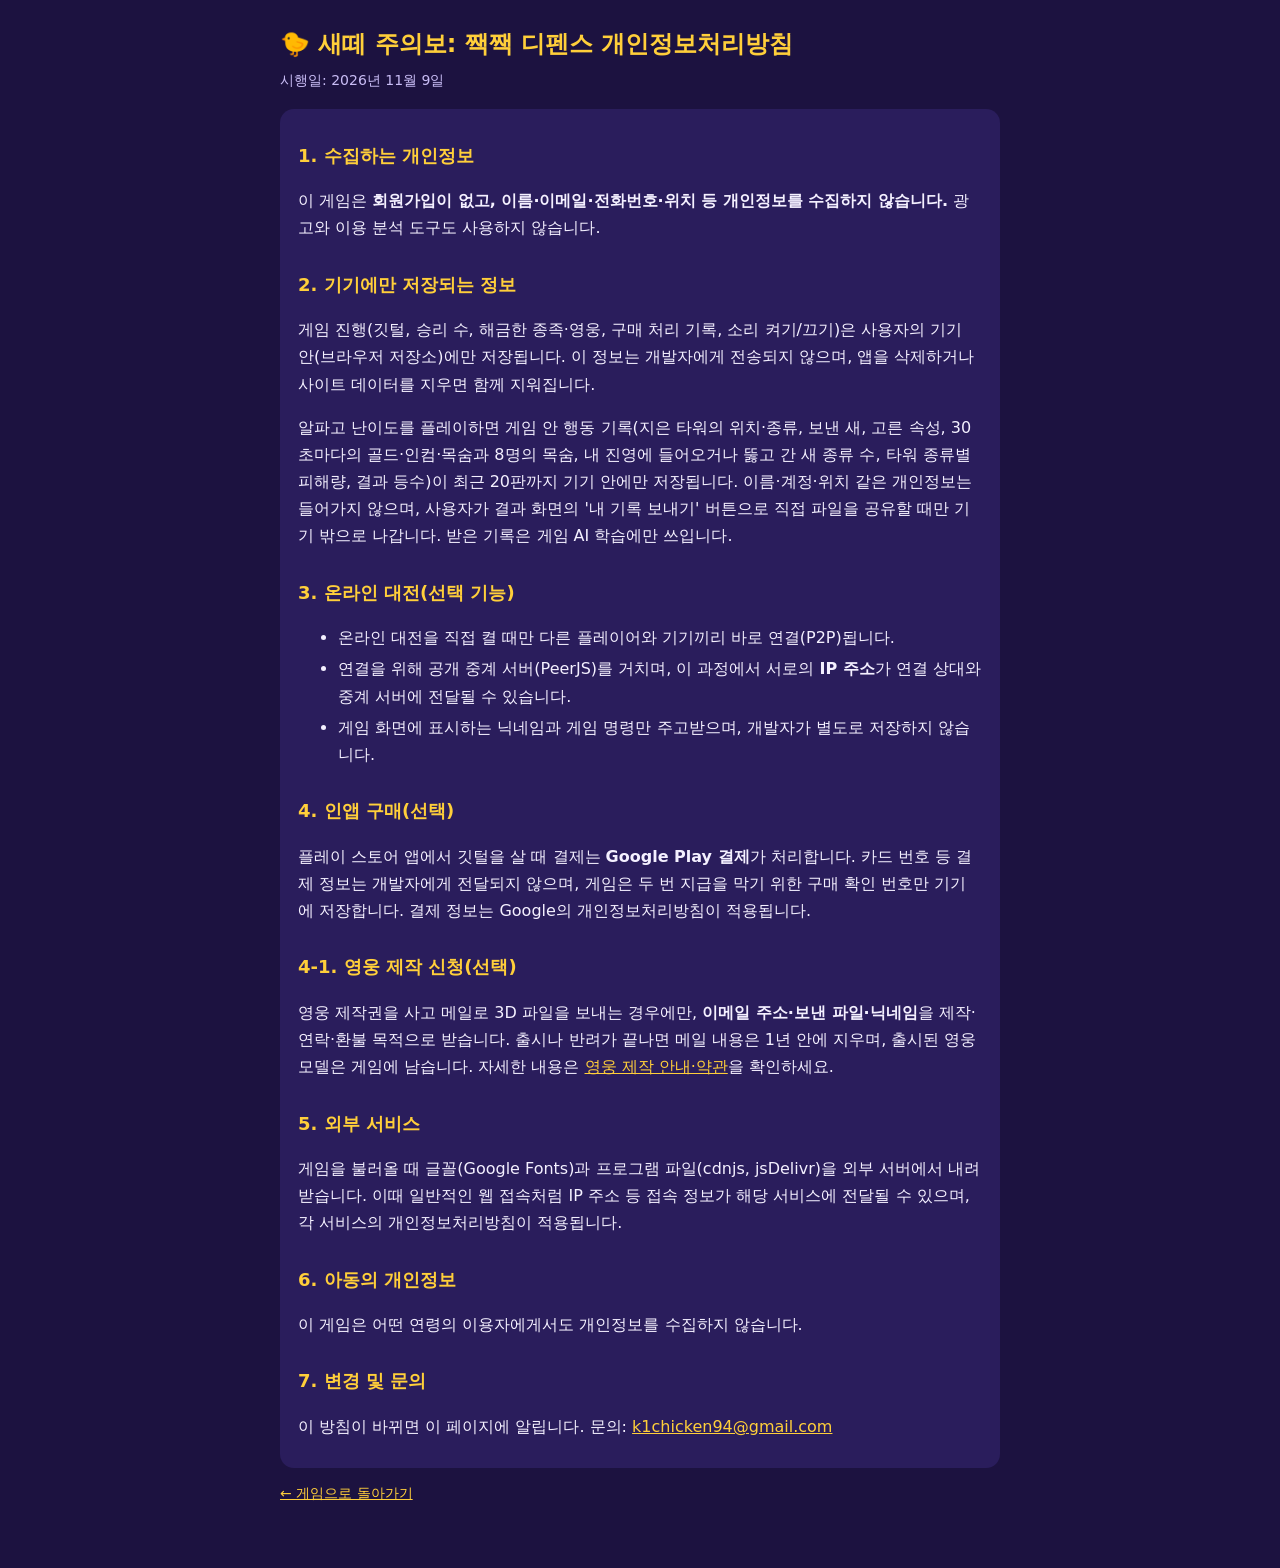
<file: privacy.html>
<!doctype html>
<html lang="ko"><head><meta charset="utf-8"><meta name="viewport" content="width=device-width,initial-scale=1">
<title>개인정보처리방침 - 새떼 주의보: 짹짹 디펜스</title>
<style>
:root{--bg:#1c1240;--card:#2a1d5c;--tx:#f4f0ff;--sub:#c9bdf5;--ac:#ffcf3a}
body{margin:0;background:var(--bg);color:var(--tx);font:16px/1.7 system-ui,-apple-system,"Apple SD Gothic Neo","Malgun Gothic",sans-serif}
main{max-width:720px;margin:0 auto;padding:24px 16px 48px}
h1{color:var(--ac);font-size:24px;margin:0 0 4px}h2{font-size:18px;margin:28px 0 8px;color:var(--ac)}
.d{color:var(--sub);font-size:14px}section{background:var(--card);border-radius:14px;padding:4px 18px 12px;margin-top:16px}
a{color:var(--ac)}li{margin:4px 0}
</style></head><body><main>
<h1>🐤 새떼 주의보: 짹짹 디펜스 개인정보처리방침</h1>
<div class="d">시행일: 2026년 11월 9일</div>
<section>
<h2>1. 수집하는 개인정보</h2>
<p>이 게임은 <b>회원가입이 없고, 이름·이메일·전화번호·위치 등 개인정보를 수집하지 않습니다.</b> 광고와 이용 분석 도구도 사용하지 않습니다.</p>
<h2>2. 기기에만 저장되는 정보</h2>
<p>게임 진행(깃털, 승리 수, 해금한 종족·영웅, 구매 처리 기록, 소리 켜기/끄기)은 사용자의 기기 안(브라우저 저장소)에만 저장됩니다. 이 정보는 개발자에게 전송되지 않으며, 앱을 삭제하거나 사이트 데이터를 지우면 함께 지워집니다.</p>
<p>알파고 난이도를 플레이하면 게임 안 행동 기록(지은 타워의 위치·종류, 보낸 새, 고른 속성, 30초마다의 골드·인컴·목숨과 8명의 목숨, 내 진영에 들어오거나 뚫고 간 새 종류 수, 타워 종류별 피해량, 결과 등수)이 최근 20판까지 기기 안에만 저장됩니다. 이름·계정·위치 같은 개인정보는 들어가지 않으며, 사용자가 결과 화면의 '내 기록 보내기' 버튼으로 직접 파일을 공유할 때만 기기 밖으로 나갑니다. 받은 기록은 게임 AI 학습에만 쓰입니다.</p>
<h2>3. 온라인 대전(선택 기능)</h2>
<ul>
<li>온라인 대전을 직접 켤 때만 다른 플레이어와 기기끼리 바로 연결(P2P)됩니다.</li>
<li>연결을 위해 공개 중계 서버(PeerJS)를 거치며, 이 과정에서 서로의 <b>IP 주소</b>가 연결 상대와 중계 서버에 전달될 수 있습니다.</li>
<li>게임 화면에 표시하는 닉네임과 게임 명령만 주고받으며, 개발자가 별도로 저장하지 않습니다.</li>
</ul>
<h2>4. 인앱 구매(선택)</h2>
<p>플레이 스토어 앱에서 깃털을 살 때 결제는 <b>Google Play 결제</b>가 처리합니다. 카드 번호 등 결제 정보는 개발자에게 전달되지 않으며, 게임은 두 번 지급을 막기 위한 구매 확인 번호만 기기에 저장합니다. 결제 정보는 Google의 개인정보처리방침이 적용됩니다.</p>
<h2>4-1. 영웅 제작 신청(선택)</h2>
<p>영웅 제작권을 사고 메일로 3D 파일을 보내는 경우에만, <b>이메일 주소·보낸 파일·닉네임</b>을 제작·연락·환불 목적으로 받습니다. 출시나 반려가 끝나면 메일 내용은 1년 안에 지우며, 출시된 영웅 모델은 게임에 남습니다. 자세한 내용은 <a href="hero_make.html">영웅 제작 안내·약관</a>을 확인하세요.</p>
<h2>5. 외부 서비스</h2>
<p>게임을 불러올 때 글꼴(Google Fonts)과 프로그램 파일(cdnjs, jsDelivr)을 외부 서버에서 내려받습니다. 이때 일반적인 웹 접속처럼 IP 주소 등 접속 정보가 해당 서비스에 전달될 수 있으며, 각 서비스의 개인정보처리방침이 적용됩니다.</p>
<h2>6. 아동의 개인정보</h2>
<p>이 게임은 어떤 연령의 이용자에게서도 개인정보를 수집하지 않습니다.</p>
<h2>7. 변경 및 문의</h2>
<p>이 방침이 바뀌면 이 페이지에 알립니다. 문의: <a href="mailto:k1chicken94@gmail.com">k1chicken94@gmail.com</a></p>
</section>
<p class="d"><a href="index.html">← 게임으로 돌아가기</a></p>
</main></body></html>
</file>
<file: css/style.css>
:root{color-scheme:dark;box-sizing:border-box;padding-top:env(safe-area-inset-top,0px);padding-bottom:env(safe-area-inset-bottom,0px)}
*{box-sizing:border-box}
html,body{margin:0;height:100%;background:#030712;color:#e2e8f0;font:13px system-ui,sans-serif;overflow:hidden;user-select:none;-webkit-user-select:none;touch-action:manipulation}
button{font:inherit;color:inherit;background:#1e293b;border:1px solid #334155;border-radius:8px;padding:4px 8px}
.scr{display:none;height:100%;flex-direction:column}
.w{max-width:420px;margin:auto;padding:14px;overflow:auto;max-height:100%}
h1{margin:0 0 4px;font-size:24px}.m{color:#94a3b8;font-size:11px;margin:4px 0}
.card{background:#0f172a;border:1px solid #1e293b;border-radius:12px;padding:10px;margin:10px 0}
.row{display:grid;grid-template-columns:repeat(5,1fr);gap:4px;margin-top:6px}.row button{padding:8px 1px;font-size:11.5px;white-space:nowrap;line-height:1.35}.row .on{border-color:#34d399;background:#064e3b}
ul{margin:6px 0 0;padding-left:16px;font-size:11px;color:#94a3b8;line-height:1.5}ul b{color:#e2e8f0}ul.bs{font-size:15px;line-height:1.75;color:#e2e8f0;padding-left:18px}ul.bs li{margin:5px 0}.up,.rm{display:inline-flex;align-items:center;gap:5px;padding:4px 10px;font-weight:800;border:0;color:#fff}.up{background:linear-gradient(135deg,#f59e0b,#ea580c);box-shadow:0 0 10px #f59e0b88}.up.no{background:linear-gradient(135deg,#475569,#334155);box-shadow:none;opacity:.8}.up.mx{background:linear-gradient(135deg,#a855f7,#6366f1);box-shadow:0 0 10px #a855f788}.rm{background:linear-gradient(135deg,#dc2626,#7f1d1d)}.up i,.rm i{font-style:normal;font-size:18px}.up span,.rm span{display:flex;flex-direction:column;line-height:1.15;font-size:12px;text-align:left}.up small,.rm small{font-size:10px;font-weight:600;color:#fef3c7}.tg{color:#fcd34d;font-size:11px;font-weight:600}
.big{width:100%;padding:14px;font-size:16px;font-weight:800;background:#059669;border:0}
header{display:flex;justify-content:space-between;align-items:center;padding:4px 8px;background:#0f172a;border-bottom:1px solid #1e293b}
#tm{font:700 15px ui-monospace,monospace;color:#fde68a}
main{position:relative;flex:1;min-height:0;overflow:hidden}#cv{position:absolute;inset:0;overflow:hidden}
.ban,.tip,#toast{position:absolute;left:50%;transform:translateX(-50%);padding:4px 10px;border-radius:99px;font-size:12px;font-weight:700;display:none;white-space:nowrap}
.ban{top:8px;left:8px;transform:none;white-space:normal;border-radius:12px;max-width:calc(100% - 16px);line-height:1.5;background:#0f172ae6;border:1px solid #f59e0b;pointer-events:auto}
.tip{top:8px;background:#082f49e6;border:1px solid #38bdf8;pointer-events:none}
.lane{position:absolute;top:6px;right:6px;width:96px;background:#0f172ae6;border:1px solid #334155;border-radius:12px;padding:3px;z-index:2;display:flex;flex-direction:column;gap:2px}.lane canvas{width:100%;display:block;border-radius:8px;background:#060b18}.lt{font-size:10px;font-weight:800;color:#fde68a;white-space:nowrap;overflow:hidden;text-overflow:ellipsis;padding:1px 2px}.ls{font-size:11px;font-weight:700;color:#e2e8f0;display:flex;justify-content:space-around;white-space:nowrap}header{flex-wrap:nowrap;gap:6px}header>span:first-child{min-width:0;flex:1;white-space:nowrap;overflow:hidden;text-overflow:ellipsis}header>span:last-child{display:flex;gap:4px;flex-shrink:0}header button{min-width:34px;min-height:34px;font-size:15px;padding:2px 4px}#go{position:sticky;bottom:10px;z-index:3;box-shadow:0 6px 20px #000c}.dxo{margin-top:8px;background:linear-gradient(135deg,#7c3aed,#2563eb)}.dxo small{font-size:11px;font-weight:600;opacity:.85}.dexm{position:fixed;inset:0;background:#030712;z-index:20;display:none;flex-direction:column;padding-top:env(safe-area-inset-top,0px)}.dexh{display:flex;justify-content:space-between;align-items:center;padding:10px 12px;font-size:17px}.dext{display:grid;grid-template-columns:repeat(4,1fr);gap:4px;padding:0 10px}.dext button{padding:10px 0;font-weight:800;font-size:12px;white-space:nowrap;border-radius:10px 10px 0 0}.dext .on{background:#7c3aed;border-color:#a78bfa}.dexb{flex:1;overflow:auto;padding:10px 10px 30px;display:grid;grid-template-columns:repeat(2,minmax(0,1fr));gap:10px;align-content:start;border-top:2px solid #7c3aed}.dexb h3{grid-column:1/-1;margin:10px 0 0;font-size:16px}.dexb h3 small{font-size:11px;color:#94a3b8;font-weight:500}.cd{background:#0f172a;border:2px solid #334155;border-radius:14px;padding:8px;display:flex;flex-direction:column;gap:5px;min-width:0}.cd.rr{border-color:#3b82f6}.cd.ep{border-color:#a855f7;box-shadow:0 0 10px #a855f755}.cd.lg{border-color:#f59e0b;box-shadow:0 0 12px #f59e0b66;background:linear-gradient(160deg,#292524,#0f172a)}.cd.wide{grid-column:1/-1}.evo{display:grid;grid-template-columns:repeat(3,1fr);gap:4px;margin-top:2px}.evo>div{display:flex;flex-direction:column;align-items:center;text-align:center;background:#0b1220;border-radius:8px;padding:3px 2px}.evo i{width:100%;aspect-ratio:1;display:block}.evo i img{width:100%;height:100%;object-fit:contain}.evo b{font-size:8px;letter-spacing:-2px}.evo small{font-size:9.5px;line-height:1.2;color:#fde68a}.cd.lock{border-style:dashed;opacity:.85}.cd.lock .ci img{filter:brightness(0) opacity(.55)}.pbar{position:relative;height:14px;background:#1e293b;border-radius:99px;margin:10px 4px 14px}.pbar i{position:absolute;left:0;top:0;bottom:0;border-radius:99px;background:linear-gradient(90deg,#fde68a,#f59e0b)}.pbar b{position:absolute;top:-9px;transform:translateX(-50%);font-size:16px}.ci{position:relative;background:radial-gradient(circle at 50% 40%,#2b4a75,#0b1220 75%);border-radius:10px;aspect-ratio:1;display:flex;align-items:center;justify-content:center;overflow:hidden}.ci img{width:100%;height:100%;object-fit:contain}
.ci::after{content:"";position:absolute;left:22%;right:22%;bottom:9%;height:11%;border-radius:50%;background:radial-gradient(#000a,#0000 70%);z-index:0}
.ci img{position:relative;z-index:1}.ci .tr,.ci em{z-index:2}
.ci::before{position:absolute;inset:0;z-index:0;font-size:13px;line-height:1.9;letter-spacing:9px;padding:8px 10px;color:#fff;opacity:.35;white-space:normal;word-break:break-all;pointer-events:none;text-align:center}
.ci[data-th=ice]{background:radial-gradient(circle at 50% 38%,#4b86b4,#13314f 55%,#081423 85%)}.ci[data-th=ice]::before{content:"❄ · ✦ · ❄ · · ✧ ❄ · ✦ ·"}
.ci[data-th=fire]{background:radial-gradient(ellipse at 50% 72%,#fbbf24 0,#ea580c 22%,#7c2d12 48%,#1c0a04 80%)}.ci[data-th=fire]::before{content:"· ✦ · · ✧ · ✦ · ·";color:#fde68a;opacity:.6}
.ci[data-th=water]{background:linear-gradient(#1b3a63 0,#2c5d8f 52%,#38bdf8 53%,#0e7490 70%,#083344)}.ci[data-th=water]::before{content:"· ✧ · · ✦ ·";opacity:.3}
.ci[data-th=stage]{background:radial-gradient(ellipse at 50% 88%,#c084fc66 0,#0000 40%),radial-gradient(circle at 50% 30%,#7c3aed,#2e1065 55%,#0b0620 85%)}.ci[data-th=stage]::before{content:"✦ · ✧ · ✦ · ✧ · ✦";color:#fde68a;opacity:.55}
.ci[data-th=night]{background:radial-gradient(circle at 78% 20%,#fef3c7 0 5%,#fef3c733 6%,#0000 12%),radial-gradient(circle at 50% 45%,#3b3f8f,#14123a 60%,#07061a 90%)}.ci[data-th=night]::before{content:"· ✦ · · · ✧ ·";opacity:.45}
.ci[data-th=storm]{background:radial-gradient(circle at 50% 40%,#5b5bd6,#24205e 55%,#0c0a25 85%)}.ci[data-th=storm]::before{content:"⚡ · · ✦ · ⚡ ·";color:#fde047;opacity:.5}
.ci[data-th=sky]{background:linear-gradient(#5aa7e6,#2c5d9e 60%,#183a6b)}.ci[data-th=sky]::before{content:"☁ · · ☁ ·";opacity:.4}
.ci[data-th=meadow]{background:linear-gradient(#3d6ea8 0,#4f8cc7 55%,#7ab553 56%,#4d7c2f 80%,#2d4f1a)}.ci[data-th=meadow]::before{content:"✿ · · ✿";opacity:.0}
.ci[data-th=aurora]{background:linear-gradient(170deg,#0b1d3a 10%,#14b8a6 30%,#7c3aed 50%,#0b1d3a 80%)}.ci[data-th=aurora]::before{content:"✦ · · ✧ · ✦ ·";opacity:.5}
.ci[data-th=spa]{background:radial-gradient(ellipse at 50% 85%,#7dd3fc 0,#0e7490 30%,#0000 45%),radial-gradient(circle at 50% 35%,#be7a8f,#4a2236 60%,#1a0b14 90%)}.ci[data-th=spa]::before{content:"♨ · · ♨ ·";opacity:.5}
.ci[data-th=lab]{background:radial-gradient(circle at 50% 40%,#65a30d,#1f3a0a 60%,#0a1404 90%)}.ci[data-th=lab]::before{content:"? · ✦ · ? ·";color:#d9f99d;opacity:.4}
.noimg{font-style:normal;font-size:40px}.tr{position:absolute;top:5px;left:5px;font-size:9px;font-weight:800;padding:1px 6px;border-radius:99px;background:#475569}.tr.rr{background:#2563eb}.tr.ep{background:#9333ea}.tr.lg{background:#d97706}.ci em{position:absolute;bottom:5px;right:5px;font-size:9px;font-style:normal;font-weight:700;padding:1px 6px;border-radius:99px;background:#000a}.cn{font-weight:800;font-size:13.5px;line-height:1.25}.cn.cbig{font-size:17px}.cf{font-size:11px;color:#fcd34d;line-height:1.4}.cs{display:flex;flex-wrap:wrap;gap:3px}.cs span{font-size:10px;background:#1e293b;border-radius:6px;padding:1px 5px}.cx{font-size:11px;color:#6ee7b7;line-height:1.35}.cc{display:grid;grid-template-columns:1fr 1fr;gap:8px}.cc>div{display:flex;flex-direction:column;align-items:center;text-align:center;gap:3px;background:radial-gradient(circle at 50% 35%,#2b4a75,#0b1220 75%);border-radius:10px;padding:6px}.cc img{width:100%;aspect-ratio:1;object-fit:contain}.cc b{font-size:12.5px}.cc small{font-size:10px;color:#6ee7b7}.sk{background:linear-gradient(135deg,#4c1d95,#831843);border-radius:10px;padding:8px;font-size:12px;line-height:1.45}.sk small{color:#fbcfe8}#cdn{position:absolute;inset:0;display:none;flex-direction:column;align-items:center;justify-content:center;background:#03071299;z-index:6;pointer-events:none}#cdn b{font-size:96px;color:#fde047;text-shadow:0 0 30px #f59e0b}#cdn small{font-size:15px;color:#e2e8f0;margin-top:6px}.skb{width:96px;padding:6px 3px;border-radius:12px;background:linear-gradient(135deg,#7c3aed,#db2777);border:0;color:#fff;font-weight:800;font-size:11px;line-height:1.25;display:flex;flex-direction:column;align-items:center;gap:1px}.skb.off{background:#334155;opacity:.8}.skb.rdy{box-shadow:0 0 14px #f472b6;animation:pu 1s infinite}@keyframes pu{50%{transform:scale(1.06)}}.skb i{font-style:normal;font-size:20px}.skb small{font-size:10px;font-weight:600}#toast{top:40px;background:#dc2626e6;pointer-events:none;z-index:5}
.side{position:absolute;bottom:8px;right:6px;display:flex;flex-direction:column-reverse;gap:4px;align-items:center}
#mm{width:96px;height:96px;background:#0f172ae6;border:1px solid #334155;border-radius:12px}
.st{width:96px;background:#0f172ae6;border:1px solid #334155;border-radius:8px;padding:2px 6px;display:flex;justify-content:space-between}
footer{background:#0f172a;border-top:1px solid #1e293b;width:100%;max-width:480px;margin:auto}
.bar{display:flex;justify-content:space-between;padding:4px 10px;align-items:center}
#ib{display:none;justify-content:space-between;align-items:center;padding:4px 8px;background:#172033}#ib{height:58px;box-sizing:border-box;gap:6px;overflow:hidden}#ib>span:first-child{flex:1;min-width:0;font-size:12px;line-height:1.3;display:-webkit-box;-webkit-line-clamp:2;-webkit-box-orient:vertical;overflow:hidden}#ib>span:last-child{display:flex;gap:4px;flex-shrink:0;align-items:center}#ib>span:last-child>button:last-child{padding:4px 7px}.up span,.rm span{white-space:nowrap}.up,.rm{padding:4px 7px}.evo small{word-break:keep-all}
.tabs{display:grid;grid-template-columns:1fr 1fr}.tabs button{border-radius:0;border-width:1px 0 2px}.tabs .on{color:#34d399;border-bottom-color:#34d399}
.sh{display:none;grid-auto-rows:max-content;grid-template-columns:repeat(6,1fr);gap:4px;padding:5px;height:150px;overflow:auto;align-content:start}
.sh button{display:flex;flex-direction:column;align-items:center;padding:3px 0;font-size:8.5px;min-width:0;word-break:keep-all;line-height:1.25;gap:1px}
.sh i{font-style:normal;font-size:17px}.sh u{text-decoration:none;color:#facc15;font-weight:700}.sh s{text-decoration:none;color:#34d399}
.sh .off{opacity:.4}.sh .tch{order:-1;border-color:#a855f7;background:#2e1065}.sh.t2 .tch{order:99}.sh .tch s{color:#d8b4fe}.sh .sel{border-color:#34d399;background:#064e3b}
#end{position:fixed;inset:0;background:#000000d9;display:none;align-items:center;justify-content:center;z-index:9}
#end>div{background:#0f172a;border:1px solid #334155;border-radius:14px;padding:22px;text-align:center;width:300px}
.rc{display:grid;grid-template-columns:repeat(2,1fr);gap:6px;margin-top:6px}.rc button{display:flex;flex-direction:column;align-items:center;gap:1px;padding:9px 4px}.rc i{font-style:normal;font-size:26px}.rc b{font-size:13.5px}.rc small{color:#94a3b8;font-size:10.5px}.rc .on{border-color:#34d399;background:#064e3b}#rd b{font-size:13px}
.coinbar{display:flex;justify-content:space-between;align-items:center;background:#0f172a;border:1px solid #f59e0b66;border-radius:12px;padding:8px 12px;margin:8px 0;font-size:14px}.coinbar b{color:#fde047;font-size:18px}
.mode{display:grid;grid-template-columns:1fr 1fr;gap:6px;margin-top:6px}.mode button{display:flex;flex-direction:column;align-items:center;gap:1px;padding:10px 4px}.mode i{font-style:normal;font-size:26px}.mode b{font-size:14px}.mode small{color:#94a3b8;font-size:10.5px}.mode .on{border-color:#34d399;background:#064e3b}.mode .lk,.rc .lk{opacity:.8;border-style:dashed}.rc .lk small{color:#fcd34d}
.tmsg{color:#fca5a5;font-size:12px;min-height:16px;margin:2px 0}
.tipo{width:100%;margin-top:6px;padding:9px;font-weight:700;background:#1e1b4b;border-color:#6366f1}
.tipb{flex:1;overflow:auto;padding:10px 14px 30px;max-width:460px;width:100%;margin:0 auto;border-top:2px solid #7c3aed}.tipb h3{margin:12px 0 4px;font-size:16px}
.rw{font-size:18px;font-weight:800;color:#fde047;margin:6px 0}.rw small{color:#94a3b8;font-size:11px;font-weight:500}

.lobby{position:relative;overflow:hidden;background:radial-gradient(ellipse at 50% 42%,#4c3fa8 0,#2a2370 45%,#120f33 85%)}
.lobby::before{content:"";position:absolute;inset:0;background:repeating-linear-gradient(0deg,#ffffff08 0 1px,transparent 1px 56px),repeating-linear-gradient(90deg,#ffffff08 0 1px,transparent 1px 56px);pointer-events:none}
.lfont,.llogo,.lplay,.lmenu b,.mhd,.mcard b,.lchip b,.lmode{font-family:"Black Han Sans","Jua",system-ui,sans-serif;font-weight:400}
.ltop{position:relative;z-index:3;display:flex;gap:6px;align-items:center;padding:10px max(12px,env(safe-area-inset-left,0px)) 0}
.lchip{display:flex;align-items:center;gap:5px;background:#0b0a24cc;border:2px solid #000;border-radius:12px;padding:5px 10px;font-size:14px;box-shadow:0 3px 0 #000}
.lchip b{font-size:17px;color:#fff;letter-spacing:.5px}.lchip.gold b{color:#fde047}.lchip i{font-style:normal;font-size:20px}
#lhero{max-width:46%;overflow:hidden}#lhero b{white-space:nowrap;overflow:hidden;text-overflow:ellipsis}
.llogo{position:relative;z-index:3;text-align:center;margin-top:10px;font-size:26px;color:#fde047;text-shadow:0 3px 0 #000,2px 0 0 #000,-2px 0 0 #000,0 -2px 0 #000;line-height:1.1}
.llogo small{display:block;font-family:system-ui,sans-serif;font-size:11px;color:#c7d2fe;text-shadow:none;margin-top:4px}
.lstage{position:absolute;inset:0;z-index:1}.lstage canvas,.hpv canvas,.plv canvas{display:block;width:100%;height:100%;touch-action:none}
.lname{position:absolute;left:0;right:0;top:63%;text-align:center;font:400 20px "Black Han Sans",system-ui;color:#fde047;text-shadow:0 2px 0 #000,2px 0 0 #000,-2px 0 0 #000;pointer-events:none}
.lhint{position:absolute;left:50%;transform:translateX(-50%);top:calc(63% + 30px);background:#0008;border:1px solid #fff3;border-radius:99px;font-size:11px;padding:3px 10px}
.lmenu{position:absolute;z-index:3;left:max(10px,env(safe-area-inset-left,0px));top:150px;display:flex;flex-direction:column;gap:6px;background:#0b0a24b3;border:2px solid #000;border-radius:14px;padding:6px}
.lmenu button{display:flex;flex-direction:column;align-items:center;gap:0;background:none;border:0;padding:4px 6px;width:62px}
.lmenu i{font-style:normal;font-size:28px;filter:drop-shadow(0 2px 0 #000)}.lmenu b{font-size:14px;color:#fff;text-shadow:0 2px 0 #000}
.lbot{position:absolute;z-index:3;right:max(14px,env(safe-area-inset-right,0px));left:max(14px,env(safe-area-inset-left,0px));bottom:max(16px,env(safe-area-inset-bottom,0px));display:flex;flex-direction:column;align-items:flex-end;gap:8px}
.ltm{margin:0;color:#fecaca;font-size:12px;min-height:16px;text-shadow:0 1px 2px #000;text-align:right}
.lplay{width:min(230px,62vw);font-size:34px;color:#1c1917;background:linear-gradient(#fde047,#f59e0b);border:3px solid #000;border-radius:16px;padding:10px 0 12px;box-shadow:inset 0 -6px 0 #d97706,0 5px 0 #000;letter-spacing:2px}
.lplay:active{transform:translateY(3px);box-shadow:inset 0 -6px 0 #d97706,0 2px 0 #000}
.lmode{display:flex;align-items:center;gap:6px;width:min(230px,62vw);justify-content:center;background:#27272a;border:3px solid #000;border-radius:14px;padding:8px;font-size:17px;box-shadow:0 4px 0 #000}.lmode i{font-style:normal}.lmode small{color:#a1a1aa}
.ovl{position:fixed;inset:0;z-index:8;display:none;align-items:center;justify-content:center;background:#000a}
.mbox{width:min(440px,100%);max-height:100%;overflow:auto;background:linear-gradient(#7c3aed,#5b21b6);padding:14px max(14px,env(safe-area-inset-left,0px)) 20px;border:3px solid #000;border-radius:18px;display:flex;flex-direction:column;gap:10px}
.mhd{align-self:center;background:#18181b;border:3px solid #000;border-radius:16px;padding:6px 34px;font-size:24px;color:#fff}
#mode.mode{display:flex;flex-direction:column;gap:10px;margin:0}
#mode .mcard{position:relative;display:block;text-align:left;padding:8px 10px 10px;border:3px solid #000;border-radius:14px;background:#27272a;box-shadow:0 4px 0 #000}
.mcard .mban{height:74px;border-radius:9px;margin-bottom:6px;display:flex;align-items:center;justify-content:center;gap:16px;font-size:40px;overflow:hidden}
.mcard .mban em{font-style:normal;font:400 40px "Black Han Sans",system-ui;color:#fff;text-shadow:0 3px 0 #000}
.mn .mban{background:linear-gradient(110deg,#dc2626 0 48%,#fff 48% 52%,#2563eb 52%)}
.mr .mban{background:linear-gradient(110deg,#f97316,#fbbf24 50%,#b45309)}
.mo .mban{height:auto;padding:0;background:radial-gradient(ellipse at 50% 50%,#797a9c,#4a4c80);filter:none}.mo .mban img{display:block;height:200px;width:auto;max-width:100%;object-fit:contain;-webkit-mask-image:linear-gradient(90deg,transparent,#000 10%,#000 90%,transparent);mask-image:linear-gradient(90deg,transparent,#000 10%,#000 90%,transparent)}/* 🌐 v21.6 8인 온라인 대전 카드: 8명 새 원형 그림 */
.mcard b{display:block;font-size:22px;color:#fbbf24;text-shadow:0 2px 0 #000}.mcard small{display:block;font-size:12px;color:#e4e4e7;margin-top:2px}
#mode .on{border-color:#22c55e;box-shadow:0 0 0 3px #22c55e,0 4px 0 #000}#mode .on::after{content:"✔";position:absolute;right:-6px;top:-10px;font-size:26px;color:#22c55e;text-shadow:0 2px 0 #000}
#mode .lk{border-style:solid;opacity:1}.mo{opacity:1}#mode .soon{position:absolute;right:10px;top:10px;font-style:normal;background:#f59e0b;color:#000;font-weight:800;font-size:11px;border-radius:8px;padding:2px 8px;border:2px solid #000}
.mbox .card{margin:0;background:#1e1b4bcc;border-color:#000}.mbox .tmsg{margin:0}
.mok{align-self:center;font-size:24px;padding:8px 0}
.hbox{gap:8px}.hpv{height:210px;border-radius:14px;border:3px solid #000;background:radial-gradient(ellipse at 50% 40%,#4c3fa8,#1e1b4b 80%);overflow:hidden}
.hrow{display:flex;gap:6px}.hrow input{flex:1;min-width:0;font:15px system-ui;padding:8px 10px;border-radius:10px;border:2px solid #000;background:#18181b;color:#fff}.hrow button{border:2px solid #000}
.htab{display:grid;grid-template-columns:repeat(4,1fr);gap:4px}.htab button{border:2px solid #000;padding:7px 0;font-weight:700}.htab .on{background:#fbbf24;color:#000}
.hopt{display:grid;grid-template-columns:repeat(4,minmax(0,1fr));gap:5px;max-height:190px;overflow:auto;padding:2px}
.hopt button{display:flex;flex-direction:column;align-items:center;gap:1px;padding:6px 2px;font-size:10.5px;border:2px solid #0006;background:#1e1b4b;min-width:0;word-break:keep-all;line-height:1.2}
.hopt button i{font-style:normal;font-size:22px}.hopt .on{border-color:#fde047;background:#3730a3}
.hopt .sw{height:38px;border-radius:10px}.hopt .sw.on{outline:3px solid #fde047}
.pz{flex-direction:column;align-items:stretch;justify-content:stretch;background:#16133a}
.pzh{display:flex;align-items:center;gap:8px;padding:8px max(10px,env(safe-area-inset-left,0px));background:#0b0a24;border-bottom:2px solid #000}.pzh b{font:400 18px "Black Han Sans",system-ui}.pzh span{flex:1}
.plv{position:relative;flex:1;min-height:0;overflow:hidden;background:radial-gradient(ellipse at 50% 30%,#a7f3d0,#4ade80 60%,#166534)}
.plo{position:absolute;inset:0;pointer-events:none;overflow:hidden}
.pb{position:absolute;transform:translate(-50%,-100%);display:flex;flex-direction:column;align-items:center;gap:2px}
.pn{font-size:11px;font-weight:800;color:#fff;text-shadow:0 1px 2px #000,0 0 2px #000;white-space:nowrap}.pn.me{color:#fde047}
.bb{background:#fff;color:#111;border:2px solid #000;border-radius:12px;padding:3px 8px;font-size:12px;max-width:150px;word-break:keep-all;line-height:1.3;text-align:center;position:relative}
.bb::after{content:"";position:absolute;left:50%;bottom:-7px;margin-left:-5px;border:5px solid transparent;border-top-color:#000}.bb.em{font-size:26px;padding:0 6px;background:#fff}
.plog{position:absolute;left:8px;top:8px;max-width:72%;font-size:11.5px;line-height:1.45;background:#0006;border-radius:10px;padding:4px 8px;pointer-events:none}.plog:empty{display:none}.plog b{color:#fde047}
.pemo{display:flex;gap:4px;overflow-x:auto;padding:6px max(8px,env(safe-area-inset-left,0px));background:#0b0a24}.pemo button{font-size:22px;padding:2px 6px;flex-shrink:0;border:2px solid #000}
.pchat{display:flex;gap:6px;padding:6px max(8px,env(safe-area-inset-left,0px)) max(8px,env(safe-area-inset-bottom,0px));background:#0b0a24}.pchat input{flex:1;min-width:0;font:15px system-ui;padding:9px 12px;border-radius:10px;border:2px solid #000;background:#fff;color:#111}.pchat button{font-size:18px;width:48px;border:2px solid #000;background:#fbbf24;color:#000}
.tipb .card{margin-top:0}

.nrow{display:flex;justify-content:space-between;align-items:center;gap:8px}.ncd{font:400 26px "Black Han Sans",system-ui;color:#fde047;letter-spacing:4px;margin-left:6px}
.nsl{display:grid;grid-template-columns:1fr 1fr;gap:5px;margin-top:8px}.nslot{display:flex;align-items:center;gap:6px;background:#0b0a24;border:2px solid #0006;border-radius:10px;padding:6px 8px;min-width:0}
.nslot i{font-style:normal;font-weight:800;color:#94a3b8;width:14px}.nslot b{flex:1;min-width:0;white-space:nowrap;overflow:hidden;text-overflow:ellipsis;font-size:13px;color:#cbd5e1}.nslot small{font-size:10px;color:#fde047}
.nslot.on{border-color:#34d399;background:#064e3b}.nslot.on b{color:#fff}.nslot.me{outline:2px solid #fde047}

/* ===== 🎨 v10.9 디자인 다듬기: 로비와 같은 만화풍(굵은 검은 테두리 + 아래 그림자)으로 통일 ===== */
#game{background:#0b1020}
header{background:linear-gradient(#25216a,#14123a);border-bottom:2px solid #000;box-shadow:0 2px 0 #000;padding:5px 8px;position:relative;z-index:4}
header>span:first-child{display:flex;align-items:center;gap:6px}
#tm{background:#0b0a24;border:2px solid #000;border-radius:10px;padding:1px 9px;color:#fde047;font:400 17px "Black Han Sans",ui-monospace,monospace;letter-spacing:1px}
header button{background:#2e2a6b;border:2px solid #000;border-radius:10px;box-shadow:0 2px 0 #000}
header button:active,.sh button:active,.tabs button:active{transform:translateY(2px);box-shadow:0 1px 0 #000}
footer{background:linear-gradient(#1b1846,#0b0a24);border-top:2px solid #000}
.bar{gap:5px;padding:6px 8px 4px;flex-wrap:nowrap}
.bar>span{background:#0b0a24;border:1.5px solid #ffffff1f;border-radius:99px;padding:2px 8px;white-space:nowrap;font-size:12px;font-weight:700}
.tabs{gap:6px;padding:2px 8px 4px}
.tabs button{border:2px solid #000;border-radius:12px;background:#2e2a6b;box-shadow:0 3px 0 #000;font-weight:800;padding:7px 4px;color:#e2e8f0}
.tabs .on{background:linear-gradient(#fde047,#f59e0b);color:#1c1917;border-color:#000}
.sh{gap:5px;padding:6px 8px 8px;height:162px}
.sh button{background:linear-gradient(#34307a,#1e1b4b);border:2px solid #000;border-radius:12px;box-shadow:0 3px 0 #000;padding:4px 1px 3px;font-size:10px;line-height:1.2;gap:2px}
.sh i{font-size:22px;filter:drop-shadow(0 2px 0 #0008)}
.sh span{color:#f8fafc;font-weight:700;display:-webkit-box;-webkit-line-clamp:2;-webkit-box-orient:vertical;overflow:hidden;max-width:100%}
.sh u{background:#0b0a24;border-radius:99px;padding:0 6px;font-size:10px}
.sh s{font-size:9.5px}
.sh .sel{background:linear-gradient(#059669,#064e3b);border-color:#000;box-shadow:0 0 0 2px #34d399,0 3px 0 #000}
.sh .off{opacity:.4;filter:grayscale(.7)}
.sh .tch{background:linear-gradient(#7c3aed,#3b0764);border-color:#000}
#ib{background:#1b1846;border-top:1.5px solid #ffffff14;border-bottom:1.5px solid #ffffff14}
.st,#mm,.lane{border:2px solid #000!important;box-shadow:0 3px 0 #000;background:#14123ae6!important}
.st{border-radius:10px}.skb{border:2px solid #000;box-shadow:0 3px 0 #000}
#toast{border:2px solid #000;box-shadow:0 3px 0 #000;font-size:12.5px;padding:5px 12px}
.ban{border:2px solid #000;box-shadow:0 3px 0 #000;background:#1e1b4bee}
#cdn b{font-family:"Black Han Sans",system-ui;font-weight:400;text-shadow:0 6px 0 #000,0 0 30px #f59e0b}
#cdn small{background:#0b0a24cc;border:2px solid #000;border-radius:99px;padding:4px 14px}
#end>div{background:linear-gradient(#34307a,#14123a);border:3px solid #000;border-radius:22px;box-shadow:0 6px 0 #000,0 0 40px #7c3aed66;width:min(320px,90vw)}
#eH{font-family:"Black Han Sans",system-ui;font-weight:400;font-size:30px;color:#fde047;text-shadow:0 3px 0 #000}
#eT{filter:drop-shadow(0 4px 0 #000)}
#end .big{border:3px solid #000;border-radius:14px;box-shadow:0 4px 0 #000;font-family:"Black Han Sans",system-ui;font-weight:400;font-size:21px;letter-spacing:1px}
#again{background:linear-gradient(#34d399,#059669)!important}
#home{border:2px solid #000!important;border-radius:12px!important;background:#2e2a6b!important;box-shadow:0 3px 0 #000}
/* 도감·설명 */
.dexm{background:radial-gradient(ellipse at 50% 0,#2a2370,#0b0a24 65%)}
.dexh b{font-family:"Black Han Sans",system-ui;font-weight:400;font-size:21px;color:#fde047;text-shadow:0 2px 0 #000}
.dexh button{border:2px solid #000;border-radius:10px;box-shadow:0 2px 0 #000;background:#2e2a6b}
.dext button{border:2px solid #000;border-bottom:0}
.cd{border-width:2.5px;box-shadow:0 4px 0 #000}
.tipb .card{background:#14123acc;border:2px solid #000;border-radius:16px;box-shadow:0 4px 0 #000}
.tipb h3{font-family:"Black Han Sans",system-ui;font-weight:400;color:#fde047;text-shadow:0 2px 0 #000;font-size:19px}
.tipb details summary{cursor:pointer}

/* ===== 🧪 만화풍 샘플: 초상화 카드 상점 · 피해 숫자 · 격추 배너 ===== */
.sh button.pic i img{width:44px;height:44px;object-fit:contain;display:block;margin:-4px auto -3px;filter:drop-shadow(0 2px 0 #0007)}
.sh button.tr-cm{background:linear-gradient(#475569,#1e293b)}
.sh button.tr-rr{background:linear-gradient(#2563eb,#1e3a8a);box-shadow:inset 0 0 0 2px #93c5fd,0 3px 0 #000}
.sh button.tr-ep{background:linear-gradient(#9333ea,#4c1d95);box-shadow:inset 0 0 0 2px #e9d5ff,0 3px 0 #000}
.sh button.tr-lg{background:linear-gradient(#f59e0b,#9a3412);box-shadow:inset 0 0 0 2px #fde68a,0 3px 0 #000,0 0 10px #f59e0b88}
.sh button.tch{background:linear-gradient(#7c3aed,#3b0764)!important}
.sh button.sel{background:linear-gradient(#059669,#064e3b)!important;box-shadow:0 0 0 3px #34d399,0 3px 0 #000!important}
#dmgl{position:absolute;inset:0;pointer-events:none;z-index:3;overflow:hidden}
#dmgl b{position:absolute;opacity:0;font:400 15px "Black Han Sans",system-ui;color:#fff;letter-spacing:.5px;transform:translate(-50%,-50%);
 text-shadow:-2px 0 #000,2px 0 #000,0 2px #000,0 -2px #000,0 3px 0 #000;white-space:nowrap}
#dmgl b.c{color:#fde047;font-size:22px}
#dmgl b.go{animation:dmgf .8s ease-out forwards}
@keyframes dmgf{0%{opacity:1;transform:translate(-50%,-50%) scale(.5)}18%{opacity:1;transform:translate(-50%,-90%) scale(1.2)}100%{opacity:0;transform:translate(-50%,-230%) scale(1)}}
#killb{position:absolute;left:50%;top:22%;transform:translate(-50%,-50%);display:flex;flex-direction:column;align-items:center;pointer-events:none;z-index:5;opacity:0}
#killb i{font-style:normal;font-size:40px;filter:drop-shadow(0 3px 0 #000)}
#killb b{font:400 44px "Black Han Sans",system-ui;color:#fde047;text-shadow:-3px 0 #000,3px 0 #000,0 3px #000,0 -3px #000,0 6px 0 #000,0 0 24px #f59e0b}
#killb small{margin-top:4px;background:#0b0a24e6;border:2px solid #000;border-radius:99px;padding:3px 12px;font-weight:800;font-size:13px;color:#fff}
#killb.go{animation:killf 1.6s ease-out forwards}
@keyframes killf{0%{opacity:0;transform:translate(-50%,-50%) scale(2.2)}12%{opacity:1;transform:translate(-50%,-50%) scale(.92)}20%{transform:translate(-50%,-50%) scale(1.05)}75%{opacity:1;transform:translate(-50%,-50%) scale(1)}100%{opacity:0;transform:translate(-50%,-80%) scale(1)}}
/* 움직임·등급 다듬기 */
.sh button{position:relative}
.sh button.pic i img{animation:picin .35s cubic-bezier(.34,1.56,.64,1) both}
@keyframes picin{0%{transform:scale(.3);opacity:0}100%{transform:scale(1);opacity:1}}
.sh button.sel i img{animation:selbob .9s ease-in-out infinite}
@keyframes selbob{0%,100%{transform:translateY(0)}50%{transform:translateY(-3px) scale(1.06)}}
.sh button.tr-ep::after,.sh button.tr-lg::after{position:absolute;top:-6px;left:-4px;font:400 9px "Black Han Sans",system-ui;color:#fff;padding:1px 5px;border:1.5px solid #000;border-radius:6px;transform:rotate(-8deg);box-shadow:0 2px 0 #000;pointer-events:none}
.sh button.tr-ep::after{content:"영웅";background:#9333ea}
.sh button.tr-lg::after{content:"전설";background:linear-gradient(#fbbf24,#d97706)}
.sh{padding-top:9px}

/* 🏁 게임 결과 표 */
#end>div{width:min(370px,95vw)!important;max-height:94vh;overflow:auto;padding:16px 12px!important}
#eres table{width:100%;border-collapse:separate;border-spacing:0 3px;font-size:11px;margin:8px 0 4px}
#eres th{font-weight:700;color:#a5b4fc;font-size:10px;padding:0 2px}
#eres td{background:#0b0a24cc;padding:5px 3px;text-align:center;white-space:nowrap;font-weight:700}
#eres td:first-child{border-radius:8px 0 0 8px;font-size:14px}#eres td:last-child{border-radius:0 8px 8px 0}
#eres td.nm{text-align:left;max-width:110px;overflow:hidden;text-overflow:ellipsis;font-weight:600;color:#e2e8f0}
#eres tr.win td{background:linear-gradient(#78350f,#451a03);color:#fde047}
#eres tr.me td{box-shadow:inset 0 2px 0 #34d399,inset 0 -2px 0 #34d399}#eres tr.me td:first-child{box-shadow:inset 2px 2px 0 #34d399,inset 0 -2px 0 #34d399}#eres tr.me td:last-child{box-shadow:inset -2px 2px 0 #34d399,inset 0 -2px 0 #34d399}


/* 📘 튜토리얼 */
#tut{position:fixed;inset:0;z-index:60;display:flex;align-items:flex-end;justify-content:center;padding:16px 16px 34vh;background:#0006;pointer-events:auto}
.tutc{width:min(360px,100%);background:#fffbeb;color:#1c1240;border:3px solid #000;border-radius:20px;box-shadow:0 6px 0 #000;padding:14px 16px 12px;text-align:center;font-family:Jua,sans-serif;animation:tutin .25s ease-out}
.tutc b{display:block;font-family:'Black Han Sans',sans-serif;font-size:22px;margin:2px 0 4px}.tutc p{margin:0 0 10px;font-size:15px;line-height:1.5}.tutc p b{display:inline;font-size:15px;font-family:inherit;color:#7c3aed}
.tuti{font-size:42px;line-height:1}.tutd{display:flex;gap:6px;justify-content:center;margin-bottom:10px}.tutd i{width:8px;height:8px;border-radius:50%;background:#d6d3d1}.tutd i.on{background:#7c3aed;width:20px;border-radius:99px}
.tutb{display:flex;gap:8px}.tutb button{flex:1;padding:10px;border-radius:14px;border:2px solid #000;font-size:15px;font-weight:800}.tsk{background:#e7e5e4;color:#444}.tnx{background:#ffcf3a;color:#1c1240;box-shadow:0 3px 0 #000}
.tuthl{position:relative;z-index:61!important;outline:4px solid #ffcf3a;outline-offset:2px;border-radius:12px;animation:tutpl 1s infinite}
@keyframes tutpl{50%{outline-color:#ff7aa8}}@keyframes tutin{from{transform:translateY(20px);opacity:0}}
.tutre{width:100%;margin:0 0 8px;padding:10px;border-radius:14px;border:2px solid #000;background:#ffcf3a;font-weight:800;font-size:15px}
#tut.top{align-items:flex-start;padding-top:12vh}
.tutrs{background:#fecaca;color:#7f1d1d}

/* ✨ v11.8 화면 다듬기 (Impeccable 점검: 대비·줄바꿈·겹침·브라우저 기본 모양) */
html{-webkit-tap-highlight-color:transparent}
::selection{background:#7c3aed;color:#fff}
*{scrollbar-width:thin;scrollbar-color:#7c3aed #1e1b4b}
::-webkit-scrollbar{width:6px;height:6px}::-webkit-scrollbar-track{background:#1e1b4b}::-webkit-scrollbar-thumb{background:#7c3aed;border-radius:99px}
#lmodet{display:flex;flex-direction:column;align-items:flex-start;line-height:1.1;white-space:nowrap}
#lmodet .lmd{font:12px Jua,system-ui,sans-serif;color:#fde68a;margin-top:2px}
.lname{top:calc(21% + 24px)}.lhint{top:calc(21% + 54px)}
#again{color:#052e16!important;text-shadow:0 1px 0 #a7f3d0}
.sh .tch s{color:#f5f3ff;font-size:10.5px}
#md{color:#ede9fe}
#eP,.rw small{color:#cbd5e1}
.mcard small{white-space:normal;line-height:1.35}
/* 🛒 v11.8 상점 아이콘 작게: 한 줄 7칸, 초상화 34px */
.sh{grid-template-columns:repeat(7,1fr);gap:4px;padding:6px 6px 8px}
.sh button{padding:3px 1px 3px;border-radius:10px;font-size:9.5px}
.sh button.pic i img{width:34px;height:34px;margin:-2px auto -2px}
.sh i{font-size:18px}
.sh u{font-size:9.5px;padding:0 4px}

/* 🚨 게임 이름: 새떼 주의보 (큰 제목) + 짹짹 디펜스 (빨간 띠) */
.llogo .lk{display:block;font-size:34px;letter-spacing:1px}
.llogo em{display:inline-block;font-style:normal;font-size:17px;color:#fff;background:#dc2626;border:3px solid #000;border-radius:10px;padding:2px 12px 0;margin-top:4px;text-shadow:0 2px 0 #000;box-shadow:0 3px 0 #000;transform:rotate(-2deg)}
/* 📢 마스코트 AI: 로비 말풍선 · 튜토리얼 얼굴 · 광장 이름표 · 결과 한마디 */
#aib{position:absolute;z-index:4;width:0;height:0}#title>#aib{z-index:4}
#aib .aibtn{position:absolute;left:-34px;top:-40px;width:68px;height:72px;border:0;background:transparent;padding:0;cursor:pointer}
#aib .aisp{position:absolute;right:-24px;bottom:40px;width:max-content;max-width:min(210px,58vw);background:#fff;color:#1a0f33;border:3px solid #1a0f33;border-radius:14px 14px 4px 14px;padding:6px 10px;font:600 13px/1.35 "Jua",system-ui,sans-serif;box-shadow:0 4px 0 #1a0f33}
#aib .aisp:after{content:'';position:absolute;right:20px;bottom:-11px;border:6px solid transparent;border-top:8px solid #1a0f33}
#aib .aisp.pop{animation:aipop .28s ease-out}
@keyframes aipop{0%{transform:scale(.6);opacity:0}100%{transform:scale(1);opacity:1}}
.tuti{position:relative;display:inline-block}.tuti .tuai{width:76px;height:76px;object-fit:contain;filter:drop-shadow(0 3px 0 #0003)}.tuti i{position:absolute;right:-12px;bottom:-2px;font-size:26px;font-style:normal}
.tusp{display:block;font-size:11px;color:#7c3aed;font-weight:800;margin:2px 0 -2px}
.pn.ai{color:#fff;background:#dc2626;border:2px solid #000;border-radius:8px;padding:1px 6px;text-shadow:none}
.aiend{display:flex;align-items:center;gap:8px;margin:8px auto 4px;max-width:340px;text-align:left}
.aiend img{width:58px;height:58px;flex:none;filter:drop-shadow(0 2px 0 #0004)}
.aiend p{margin:0;background:#fff;color:#1a0f33;border:3px solid #1a0f33;border-radius:14px 14px 14px 4px;padding:7px 10px;font:600 13px/1.35 "Jua",system-ui,sans-serif}
/* 🚫 종족 규칙으로 못 쓰는 타워·새: 숨기지 않고 잠금 표시 */
.sh button.rban{opacity:1;filter:none;background:#1f1d2e}
.sh button.rban>*{opacity:.35;filter:grayscale(1)}
.sh button.rban::after{content:'🚫 종족 제한';position:absolute;top:38%;left:50%;transform:translateX(-50%) rotate(-8deg);font:400 9px "Black Han Sans",system-ui;white-space:nowrap;color:#fff;background:#b91c1c;border:1.5px solid #000;border-radius:6px;padding:1px 4px;box-shadow:0 2px 0 #000;pointer-events:none}

/* 🤖 온라인 방 AI 난이도 */
.ndifw{margin:8px 0}.ndifw .row button{flex:1;min-width:0;font-size:11px;padding:6px 2px}.ndifw .row button:disabled{opacity:.55}.ndifw .row button.on{opacity:1}
.rpick{margin-left:6px;padding:4px 10px;font-size:12px;border-radius:99px}#racem .mbox{max-height:92vh;overflow:auto}#racem .mhd .soon{font-size:12px;vertical-align:middle}
/* 🪶 영웅 해금 */
.hopt .hnote,.hopt .hbuy{grid-column:1/-1;font-size:12px;padding:6px 8px;border-radius:10px;background:#0006;text-align:center}.hopt .hbuy button{margin-left:6px;padding:4px 10px;font-size:12px}.hopt button.hlk{opacity:.6}.hopt button small{display:block;font-size:9px;color:#fde68a}

/* 🛒 깃털 상점 */
#shopc{cursor:pointer}.lplus{background:#fde047;color:#000;border-radius:50%;width:16px;height:16px;line-height:16px;font-size:12px;font-weight:900;text-align:center;margin-left:2px}
.shopl{display:flex;flex-direction:column;gap:10px;margin:6px 0}
.sitem{display:flex;align-items:center;gap:10px;background:linear-gradient(135deg,#fff7d6,#ffe08a);color:#2a1a00;border:3px solid #000;border-radius:16px;padding:10px 12px;box-shadow:0 4px 0 #000}
.sitem .sic{font-size:40px;line-height:1}.sitem .sin{flex:1;display:flex;flex-direction:column;gap:2px}.sitem .sin b{font-family:"Black Han Sans","Jua",sans-serif;font-weight:400;font-size:19px}
.sitem .sin small{font-size:13px;color:#5b4300}.sitem .sin em{font-style:normal;font-weight:800;color:#b45309}
.sitem button{background:#22c55e;color:#fff;border:3px solid #000;border-radius:12px;padding:8px 12px;font-family:"Black Han Sans","Jua",sans-serif;font-size:17px;box-shadow:0 3px 0 #000;white-space:nowrap}
.sitem button:disabled{background:#94a3b8;color:#e2e8f0}.shopnote{font-size:12px;text-align:center;opacity:.8;margin:2px 0}

/* 🐣 제작 영웅 */
.hsec{grid-column:1/-1;font-family:"Black Han Sans","Jua",sans-serif;font-size:15px;color:#fde047;margin:6px 2px 0}.hsec small{font-family:system-ui,sans-serif;font-size:11px;color:#cbd5e1;margin-left:6px}
.hopt .hcus{background:linear-gradient(135deg,#7c3aed,#db2777)!important;color:#fff}.hcred{grid-column:1/-1;font-size:12px;color:#f5d0fe;background:#0b0a24aa;border-radius:10px;padding:6px 8px}

.sitem.smake{background:linear-gradient(135deg,#f5d0fe,#c4b5fd)}.slink{font-size:13px;color:#5b21b6;font-weight:800;margin-top:3px}
.sagree{display:flex;gap:6px;align-items:flex-start;font-size:13px;font-weight:700;color:#3b0764;margin-top:4px}.sagree input{width:18px;height:18px;margin:0;flex:none}.sagree small{display:block;font-weight:500;color:#6b21a8}
.sord{display:block;font-size:12px;color:#3b0764;background:#fff8;border-radius:8px;padding:4px 6px;margin-top:4px}
#shopm .mbox{max-height:92vh;overflow:auto}

/* 🏞 광장 코드·초대 */
#pzn{display:flex;align-items:center;gap:6px;flex:1;min-width:0;flex-wrap:wrap}#pzn small{font-size:11px;opacity:.85}
.pzc{background:#fde047;color:#000;border:2px solid #000;border-radius:8px;padding:1px 6px;font-size:12px}.pzc b{font:400 15px "Black Han Sans",system-ui;letter-spacing:1px}
#pzn button{padding:3px 8px;font-size:12px;border-radius:8px}#pzinv{background:#22c55e;color:#fff}
#dmgl b.t{color:#fff;font-size:17px;white-space:nowrap;-webkit-text-stroke:0}
#dif{display:grid!important;grid-template-columns:repeat(3,minmax(0,1fr));gap:6px}#dif button{margin:0!important}

/* 🔒 닫힌 종족 모드 카드(시작 버튼 아래) */#raceb{margin-top:12px;width:100%}.mcard.off{opacity:.45;filter:grayscale(1);pointer-events:none}
/* 📱 v15.9 폰 조작: 터치 영역 44px+, 확대·당겨서 새로고침 방지, 일시정지 메뉴 */
html,body{overscroll-behavior:none}
header button{min-width:44px;min-height:44px;font-size:18px;padding:2px 6px}
.tabs button{min-height:46px}
#pm{position:fixed;inset:0;background:#000000cc;display:none;align-items:center;justify-content:center;z-index:12}
#pm>div{background:linear-gradient(#34307a,#14123a);border:3px solid #000;border-radius:22px;box-shadow:0 6px 0 #000;width:min(320px,90vw);padding:16px;text-align:center;display:flex;flex-direction:column;gap:10px}
#pm .big{min-height:52px;font-size:20px;background:linear-gradient(#fde047,#f59e0b);color:#1c1917;border:3px solid #000;border-radius:14px;box-shadow:0 4px 0 #000;font-weight:800}
#pm .pmb{min-height:48px;font-size:15px;border:2px solid #000;border-radius:12px;box-shadow:0 3px 0 #000;background:#2e2a6b}
/* 📱 v16.0: 알림 위치(게임판 첫 줄을 안 가리게 아래가 기본, 오른쪽 미니맵 피해서 판 가운데), 길게 누르기 정보, 목숨 경고 */
#toast,.tip.bot{left:calc(50% - 52px);max-width:calc(100% - 124px);white-space:normal;text-align:center;line-height:1.35}
#toast.bot{top:auto;bottom:3px;opacity:.92}
#toast.top{top:40px;bottom:auto}
.tip.bot{top:auto;bottom:52px;z-index:6;padding:6px 12px;border-radius:12px;font-size:12.5px}
.sh button{-webkit-touch-callout:none;touch-action:manipulation}
#vig{position:absolute;inset:0;pointer-events:none;display:none;z-index:4;border:3px solid #ef4444cc;box-shadow:inset 0 0 46px 20px #ef4444b3;animation:vigp 1.2s ease-in-out infinite}
@keyframes vigp{0%,100%{opacity:.55}50%{opacity:1}}
@media (max-width:380px){.sh{grid-template-columns:repeat(6,1fr)!important}.sh button{font-size:10.5px}}

/* v18.8 광역 타워 맞힌 수 · 도감 자세한 설명 */
#dmgl b.t.hn{color:#fde047;font-size:15px;-webkit-text-stroke:.6px #7c2d12}
#dmgl b.t.hn.hbig{color:#fb923c;font-size:21px}
.cdet{padding:5px 7px;border-radius:8px;background:rgba(255,255,255,.07);color:#e2e8f0;font-size:11px;line-height:1.45;text-align:left}
.cdet b{color:#fcd34d}

/* ===== 🎮 v20.3 메인·난이도 화면 게임답게 (2026-11-24, frontend-design·ui-ux-pro-max: 단계 색·두꺼운 버튼·누를 때 꾹·글자 대비) ===== */
.lobby::before{content:"";position:absolute;inset:0;z-index:0;pointer-events:none;opacity:.14;
 background-image:url("data:image/svg+xml,%3Csvg xmlns='http://www.w3.org/2000/svg' width='56' height='97' viewBox='0 0 56 97'%3E%3Cpath d='M28 0l28 16v32L28 64 0 48V16zM28 64l28 16v32M0 80l28-16' fill='none' stroke='%23c7d2fe' stroke-width='2'/%3E%3C/svg%3E");
 background-size:56px 97px;animation:lhex 40s linear infinite;-webkit-mask-image:radial-gradient(ellipse at 50% 55%,#000 30%,transparent 80%);mask-image:radial-gradient(ellipse at 50% 55%,#000 30%,transparent 80%)}
@keyframes lhex{to{background-position:56px 97px}}
@media (prefers-reduced-motion:reduce){.lobby::before,.lplay::after{animation:none!important}}
.llogo small{color:#e0e7ff;font-size:12px;font-weight:700}
.lmenu{background:none;border:0;padding:0;gap:9px}
.lmenu button{width:66px;padding:7px 0 5px;border:3px solid #000;border-radius:16px;background:linear-gradient(#5b4fd6,#3b2f9e);box-shadow:inset 0 3px 0 #ffffff40,inset 0 -5px 0 #00000055,0 4px 0 #000;transition:transform .08s}
.lmenu button:nth-child(1){background:linear-gradient(#34d399,#059669)}.lmenu button:nth-child(2){background:linear-gradient(#60a5fa,#2563eb)}
.lmenu button:nth-child(3){background:linear-gradient(#fbbf24,#d97706)}.lmenu button:nth-child(4){background:linear-gradient(#f472b6,#db2777)}.lmenu button:nth-child(5){background:linear-gradient(#a78bfa,#7c3aed)}
.lmenu button:active,.lmode:active{transform:translateY(3px);box-shadow:inset 0 3px 0 #ffffff40,inset 0 -3px 0 #00000055,0 1px 0 #000}
.lmenu i{font-size:30px}.lmenu b{font-size:14px;margin-top:1px;-webkit-text-stroke:3px #000;paint-order:stroke fill;text-shadow:none}
.lplay{position:relative;overflow:hidden;border-width:4px;box-shadow:inset 0 -8px 0 #d97706,inset 0 4px 0 #fff8,0 6px 0 #000;animation:lpulse 1.6s ease-in-out infinite}
.lplay::after{content:"";position:absolute;top:0;bottom:0;width:40%;left:-60%;background:linear-gradient(100deg,transparent,#fff9,transparent);transform:skewX(-20deg);animation:lshine 2.8s ease-in-out infinite}
@keyframes lshine{0%,55%{left:-60%}100%{left:130%}}@keyframes lpulse{0%,100%{transform:scale(1)}50%{transform:scale(1.03)}}
.lplay:active{animation:none}
.lmode{border-width:3px;background:linear-gradient(#3f3f46,#18181b);box-shadow:inset 0 3px 0 #ffffff26,0 5px 0 #000}
/* 난이도: 단계마다 색, 위험 게이지, 우승 깃털 */
#dif{grid-template-columns:repeat(2,minmax(0,1fr))!important;gap:8px!important}
#dif .dk{--c:#22c55e;position:relative;display:grid;grid-template-columns:40px 1fr;grid-template-rows:auto auto;align-items:center;column-gap:6px;text-align:left;padding:8px 8px 9px!important;border:3px solid #000;border-radius:14px;
 background:linear-gradient(color-mix(in srgb,var(--c) 70%,#fff),var(--c));box-shadow:inset 0 3px 0 #ffffff55,inset 0 -5px 0 #0004,0 4px 0 #000;color:#111;white-space:normal;transition:transform .08s}
#dif .dk i{grid-row:1/3;font-style:normal;font-size:28px;text-align:center;filter:drop-shadow(0 2px 0 #0006)}
#dif .dk b{font-family:"Black Han Sans","Jua",sans-serif;font-weight:400;font-size:19px;line-height:1.1;color:#fff;-webkit-text-stroke:4px #000;paint-order:stroke fill}
#dif .dk .dm{font-size:10px;letter-spacing:1px;color:#0005}#dif .dk .dm u{text-decoration:none;color:#111}
#dif .dk em{position:absolute;top:-9px;right:6px;font-style:normal;font:900 11px system-ui,sans-serif;background:#111;color:#fde047;border:2px solid #000;border-radius:99px;padding:1px 7px}
#dif .dk:active{transform:translateY(3px);box-shadow:inset 0 3px 0 #ffffff55,inset 0 -3px 0 #0004,0 1px 0 #000}
#dif .dk.on{outline:4px solid #fde047;outline-offset:2px;transform:translateY(-2px) scale(1.03);box-shadow:inset 0 3px 0 #ffffff55,inset 0 -5px 0 #0004,0 6px 0 #000,0 0 18px #fde047aa}
#dif .dk-N{--c:#22c55e}#dif .dk-M{--c:#14b8a6}#dif .dk-H{--c:#eab308}#dif .dk-X{--c:#f97316}#dif .dk-Z{--c:#dc2626}#dif .dk-A{--c:#8b5cf6}#dif .dk-L{--c:#0f766e;grid-column:1/-1}
#dd{color:#e0e7ff!important;font-size:13px!important}
#dif .dk i img{width:40px;height:40px;display:block;object-fit:contain;filter:drop-shadow(0 2px 0 #0008)}#dif .dk i{line-height:0}
.lmenu i img{width:44px;height:44px;display:block;object-fit:contain;filter:drop-shadow(0 2px 0 #0009)}.lmenu i{line-height:0}

/* v20.3: 메인 메뉴 = 제미나이 아이콘 타일(2026-11-25 사용자 "메인화면은 제미나이로") — 타일 자체가 버튼 */
.lmenu button,.lmenu button:nth-child(n){width:70px;padding:0;background:none!important;border:0;box-shadow:none}
.lmenu i img{width:66px;height:66px;filter:drop-shadow(0 3px 0 #0009)}
.lmenu button:active{transform:translateY(3px)}.lmenu button:active i img{filter:drop-shadow(0 1px 0 #000)}
.lmenu{gap:6px}.lmenu button{height:auto!important;overflow:visible}.lmenu b{margin-top:8px;display:block;line-height:1.2;font-size:14px;position:relative;z-index:1}

/* 🌐 v21.7 8인 온라인 대전 화면(입장·대기실): 새 원형 그림 + 3D 버튼 + 자리 카드 */
.nhd{position:relative;text-align:center;font-size:26px;color:#fde047;text-shadow:0 3px 0 #000,0 0 0 #000;-webkit-text-stroke:1px #000;paint-order:stroke fill}.nsoon{position:static;margin-left:8px;vertical-align:middle;font-size:12px;transform:rotate(-4deg);display:inline-block}
.nA{display:flex;flex-direction:column;gap:6px}.nring{border-radius:14px;overflow:hidden;background:radial-gradient(ellipse at 50% 50%,#4a4c92,#26244f);display:flex;justify-content:center}.nring img{display:block;width:100%;max-width:340px;height:auto;-webkit-mask-image:linear-gradient(90deg,transparent,#000 6%,#000 94%,transparent);mask-image:linear-gradient(90deg,transparent,#000 6%,#000 94%,transparent)}
.nbig{font-size:26px!important;padding:12px 0 14px!important}
#netm .hrow input{border:3px solid #000;border-radius:12px;background:#fff;color:#1c1917;font:400 18px "Black Han Sans",system-ui;text-align:center}#netm #njoin{background:linear-gradient(#60a5fa,#2563eb);color:#fff;border:3px solid #000;border-radius:12px;box-shadow:inset 0 -5px 0 #1d4ed8,0 4px 0 #000;font:400 18px "Black Han Sans",system-ui;padding:0 16px}
.nR .ncd{font-size:30px}.nwait{margin:8px 0 0;text-align:center;font-weight:800;color:#e0e7ff;font-size:13px}
.nsl{gap:8px!important}.nslot{flex-direction:column;gap:1px!important;padding:6px 6px 5px!important;border:3px solid #000!important;border-radius:14px!important;background:#6b7fb0aa!important;position:relative;text-align:center}
.nslot i{display:none}.nslot .nav{display:block;width:44px;height:44px;background:url(../assets/ui/net_seats.webp) 0 0/352px 44px no-repeat;border-radius:12px;filter:grayscale(1) brightness(.7);opacity:.6}
.nslot b{width:100%;font-size:12px!important;color:#e0e7ff!important}.nslot small{min-height:14px;font-size:10px!important;font-weight:800}
.nslot.on{background:#f5efe0!important}.nslot.on .nav{filter:none;opacity:1}.nslot.on b{color:#1c1917!important}.nslot.on small{color:#fff;background:#16a34a;border-radius:99px;padding:0 8px;border:2px solid #000}
.nslot.me{outline:3px solid #fde047!important;box-shadow:0 0 12px #fde047aa}.nslot.me small{background:#f59e0b;color:#1c1917}
.ngo{position:sticky!important;bottom:4px;z-index:2;font-size:22px!important;background:linear-gradient(#a3e635,#16a34a)!important;color:#052e16!important;box-shadow:inset 0 -8px 0 #15803d,inset 0 4px 0 #fff8,0 6px 0 #000,0 0 18px #84cc16aa!important}

/* 🏷 v21.13 도감 분류 배지 */
.ci .kb{position:absolute;left:6px;bottom:6px;display:flex;gap:3px;z-index:3}.ci .kb img{filter:drop-shadow(0 2px 0 #0008)}.ci .kb img{width:32px;height:32px}.ci .kb.k3 img{width:28px;height:28px}.ci .tg{position:absolute;right:6px;top:6px;display:flex;gap:3px;z-index:3}.ci .tg img{width:20px;height:20px;filter:drop-shadow(0 2px 0 #0008)}.ci .kb.tb img{width:34px;height:34px}.ci .kb.tb.k3 img{width:30px;height:30px}.ci .kb.tb{gap:2px}
.kleg .kl{display:flex;flex-wrap:wrap;gap:6px 10px;margin:6px 0}.kleg .kl span{display:inline-flex;align-items:center;gap:4px;font-size:12px;color:#e0e7ff}.kleg .kl img{width:22px;height:22px}
</file>
